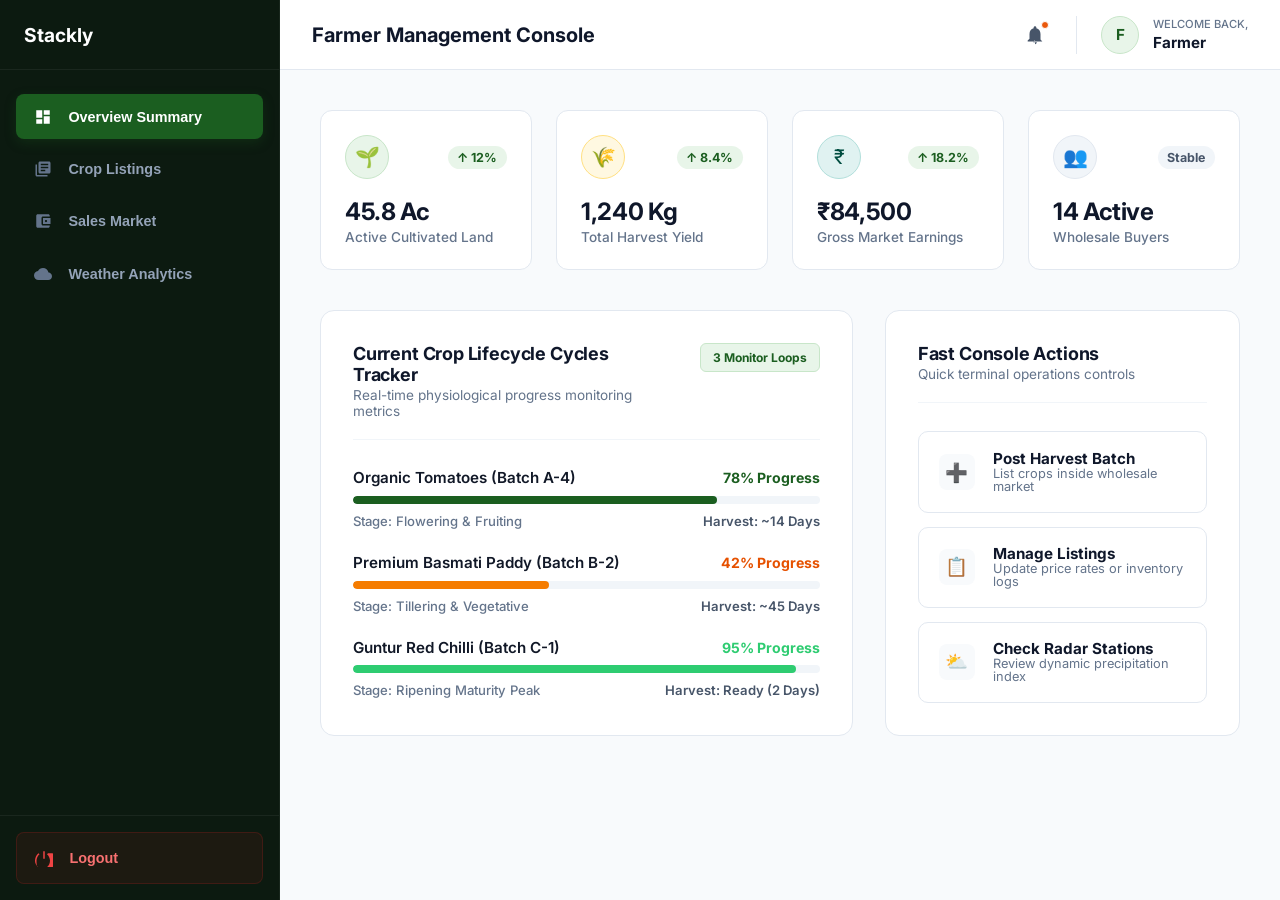
<file: farmer-dashboard.html>
<!DOCTYPE html>
<html lang="en">
<head>
    <meta charset="UTF-8">
    <meta name="viewport" content="width=device-width, initial-scale=1.0">

    <title>Stackly - Farmer Management Console</title>

    <link rel="stylesheet" href="style.css">
</head>

<body>

<div class="dashboard-root-layout">

    <!-- =========================================================
         SIDEBAR
         ========================================================= -->
    <aside
        class="dashboard-sidebar"
        id="dashboard-sidebar-panel"
        aria-label="Dashboard navigation"
    >

        <!-- SIDEBAR BRAND -->
        <div class="sidebar-brand-wrapper">

            <a
                href="javascript:void(0)"
                class="sidebar-brand-link"
                id="sidebar-logo-refresh"
                title="Go to dashboard"
            >
               

                <span class="brand-text-stamp">
                    Stackly
                </span>
            </a>

            <!-- MOBILE CLOSE -->
            <button
                type="button"
                class="mobile-menu-close-action-trigger"
                id="mobile-sidebar-close-btn"
                aria-label="Close navigation menu"
            >
                ✕
            </button>

        </div>


        <!-- SIDEBAR NAVIGATION -->
        <nav class="sidebar-navigation-menu-matrix">

            <!-- OVERVIEW -->
            <button
                type="button"
                class="nav-menu-item-tab-node is-active"
                data-section="section-overview-blueprint"
            >
                <svg
                    class="nav-vector-svg"
                    viewBox="0 0 24 24"
                    aria-hidden="true"
                >
                    <path d="M3 13h8V3H3v10zm0 8h8v-6H3v6zm10 0h8V11h-8v10zm0-18v6h8V3h-8z"/>
                </svg>

                <span class="nav-menu-label-text">
                    Overview Summary
                </span>
            </button>


            <!-- CROPS -->
            <button
                type="button"
                class="nav-menu-item-tab-node"
                data-section="section-crop-listings-catalog"
            >
                <svg
                    class="nav-vector-svg"
                    viewBox="0 0 24 24"
                    aria-hidden="true"
                >
                    <path d="M4 6H2v14c0 1.1.9 2 2 2h14v-2H4V6zm16-4H8c-1.1 0-2 .9-2 2v12c0 1.1.9 2 2 2h12c1.1 0 2-.9 2-2V4c0-1.1-.9-2-2-2zm-1 9H9V9h10v2zm-4 4H9v-2h6v2zm4-8H9V5h10v2z"/>
                </svg>

                <span class="nav-menu-label-text">
                    Crop Listings
                </span>
            </button>


            <!-- SALES -->
            <button
                type="button"
                class="nav-menu-item-tab-node"
                data-section="section-sales-market-ledger"
            >
                <svg
                    class="nav-vector-svg"
                    viewBox="0 0 24 24"
                    aria-hidden="true"
                >
                    <path d="M21 18v1c0 1.1-.9 2-2 2H5c-1.11 0-2-.9-2-2V5c0-1.11.89-2 2-2h14c1.1 0 2 .9 2 2v1h-9c-1.11 0-2 .9-2 2v8c0 1.1.89 2 2 2h9zm-9-2h10V8H12v8zm4-2.5c-.83 0-1.5-.67-1.5-1.5s.67-1.5 1.5-1.5 1.5.67 1.5 1.5-.67 1.5-1.5 1.5z"/>
                </svg>

                <span class="nav-menu-label-text">
                    Sales Market
                </span>
            </button>


            <!-- WEATHER -->
            <button
                type="button"
                class="nav-menu-item-tab-node"
                data-section="section-weather-analytics-matrix"
            >
                <svg
                    class="nav-vector-svg"
                    viewBox="0 0 24 24"
                    aria-hidden="true"
                >
                    <path d="M19.35 10.04C18.67 6.59 15.64 4 12 4 9.11 4 6.6 5.64 5.35 8.04 2.34 8.36 0 10.91 0 14c0 3.31 2.69 6 6 6h13c2.76 0 5-2.24 5-5 0-2.64-2.16-4.78-4.65-4.96z"/>
                </svg>

                <span class="nav-menu-label-text">
                    Weather Analytics
                </span>
            </button>

        </nav>


        <!-- LOGOUT -->
        <div class="sidebar-footer-action-wrapper">

            <button
                type="button"
                class="sidebar-logout-action-btn"
                id="sidebar-logout-trigger-btn"
            >

                <svg
                    class="nav-vector-svg logout-icon-color-override"
                    viewBox="0 0 24 24"
                    aria-hidden="true"
                >
                    <path d="M13 3h-2v10h2V3zm4.41 2.59L16 6.99c2.44 2.14 4 5.25 4 8.71 0 6.07-4.93 11-11 11S2 21.77 2 15.7c0-3.46 1.56-6.57 4-8.71L4.59 5.59C1.77 8.06 0 11.67 0 15.7c0 6.62 7.38 12 14 12s14-5.38 14-12c0-4.03-1.77-7.64-4.59-10.11z"/>
                </svg>

                <span class="nav-menu-label-text">
                    Logout
                </span>

            </button>

        </div>

    </aside>


    <!-- =========================================================
         MOBILE OVERLAY
         ========================================================= -->
    <div
        class="dashboard-mobile-overlay"
        id="dashboard-mobile-overlay"
    ></div>


    <!-- =========================================================
         MAIN AREA
         ========================================================= -->
    <main class="dashboard-main-viewport-frame">

        <!-- =====================================================
             HEADER
             ===================================================== -->
        <header class="dashboard-header-control-board">

            <!-- LEFT HEADER -->
            <div class="header-left-interaction-block">

                <!-- HAMBURGER -->
                <button
                    type="button"
                    class="mobile-hamburger-nav-menu-trigger"
                    id="mobile-hamburger-menu-btn"
                    aria-label="Open navigation menu"
                    aria-expanded="false"
                >
                    <span class="hamburger-vector-wire"></span>
                    <span class="hamburger-vector-wire"></span>
                    <span class="hamburger-vector-wire"></span>
                </button>


                <!-- TITLE -->
                <a
                    href="javascript:void(0)"
                    class="header-brand-refresh-link"
                    id="header-brand-title-refresh"
                >
                    <h1 class="header-brand-heading-text">
                        Farmer Management Console
                    </h1>
                </a>

            </div>


            <!-- RIGHT HEADER -->
            <div class="header-right-meta-identity-panel-group">

             
<button 
    type="button" 
    class="header-bell-notification-center-trigger-btn" 
    aria-label="Notifications"
    onclick="window.location.href='404.html';"
>
    <svg 
        class="header-bell-svg-vector" 
        viewBox="0 0 24 24" 
        aria-hidden="true"
    >
        <path d="M12 22c1.1 0 2-.9 2-2h-4c0-1.1.89-2 2-2zm6-6v-5c0-3.07-1.64-5.64-4.5-6.32V4c0-.83-.67-1.5-1.5-1.5S10.5 3.17 10.5 4v.68C7.63 5.36 6 7.92 6 11v5l-2 2v1h16l-2-2v-5z"/>
    </svg>

    <span class="bell-notification-pulsing-unread-dot"></span>
</button>




                <!-- USER -->
                <div class="header-user-identity-profile-card">

                    <div class="profile-avatar-initials-frame">
                        <span
                            id="profile-avatar-letter-slot"
                            class="profile-initial-char-copy"
                        >
                            F
                        </span>
                    </div>

                    <div class="profile-meta-text-block">

                        <span class="profile-greeting-prefix">
                            Welcome Back,
                        </span>

                        <span
                            id="header-user-first-name-slot"
                            class="profile-username-dynamic-string-copy"
                        >
                            Farmer
                        </span>

                    </div>

                </div>

            </div>

        </header>


        <!-- =====================================================
             MAIN CONTENT
             ===================================================== -->
        <div
            class="dashboard-dynamic-content-canvas-frame-body"
            id="dashboard-dynamic-render-canvas-target"
        >

        <!-- ENHANCED OVERVIEW SUMMARY AREA -->
<section id="section-overview-blueprint" class="dashboard-canvas-modular-section-view active-canvas-view">
    
    <!-- Real-Time Metrics Analytics Ribbon Grid Grid Matrix -->
    <div class="metrics-analytics-ribbon-grid">
        
        <!-- Metric Card 1: Total Cultivated Acreage -->
        <div class="analytics-metric-card-node">
            <div class="metric-visual-header">
                <div class="metric-icon-avatar-badge color-sprout">🌱</div>
                <span class="metric-percentage-trend status-positive">↑ 12%</span>
            </div>
            <div class="metric-numeric-copy-block">
                <span class="metric-value-display-total">45.8 Ac</span>
                <h3 class="metric-label-title-text">Active Cultivated Land</h3>
            </div>
        </div>

        <!-- Metric Card 2: Live Harvest Yield -->
        <div class="analytics-metric-card-node">
            <div class="metric-visual-header">
                <div class="metric-icon-avatar-badge color-harvest">🌾</div>
                <span class="metric-percentage-trend status-positive">↑ 8.4%</span>
            </div>
            <div class="metric-numeric-copy-block">
                <span class="metric-value-display-total">1,240 Kg</span>
                <h3 class="metric-label-title-text">Total Harvest Yield</h3>
            </div>
        </div>

        <!-- Metric Card 3: Gross Market Earnings Ledger -->
        <div class="analytics-metric-card-node">
            <div class="metric-visual-header">
                <div class="metric-icon-avatar-badge color-earnings">₹</div>
                <span class="metric-percentage-trend status-positive">↑ 18.2%</span>
            </div>
            <div class="metric-numeric-copy-block">
                <span class="metric-value-display-total">₹84,500</span>
                <h3 class="metric-label-title-text">Gross Market Earnings</h3>
            </div>
        </div>

        <!-- Metric Card 4: Connected B2B Wholesale Buyers -->
        <div class="analytics-metric-card-node">
            <div class="metric-visual-header">
                <div class="metric-icon-avatar-badge color-buyers">👥</div>
                <span class="metric-percentage-trend status-neutral">Stable</span>
            </div>
            <div class="metric-numeric-copy-block">
                <span class="metric-value-display-total">14 Active</span>
                <h3 class="metric-label-title-text">Wholesale Buyers</h3>
            </div>
        </div>

    </div>

    <!-- Asymmetrical Deep Dive Grid Row Splitting Layout Blocks -->
    <div class="overview-deep-dive-split-matrix-row">
        
        <!-- Left Side Column: Crop Cycle Status Tracking Ledger Board Area -->
        <div class="overview-block-card-panel-node item-large-span">
            <div class="panel-header-row">
                <div class="panel-heading-copy">
                    <h3 class="panel-title-text-heading">Current Crop Lifecycle Cycles Tracker</h3>
                    <p class="panel-subtitle-copy">Real-time physiological progress monitoring metrics</p>
                </div>
                <span class="panel-badge-count">3 Monitor Loops</span>
            </div>
            
            <div class="crop-lifecycle-progress-stack-stream">
                
                <!-- Crop Row Item 1: Organic Tomatoes -->
                <div class="lifecycle-item-row-node">
                    <div class="lifecycle-item-meta-top">
                        <span class="lifecycle-crop-name">Organic Tomatoes (Batch A-4)</span>
                        <span class="lifecycle-percentage-metric-stamp font-sprout">78% Progress</span>
                    </div>
                    <div class="lifecycle-bar-outer-track-rail">
                        <div class="lifecycle-bar-inner-fill-beam color-sprout-bg" style="width: 78%;"></div>
                    </div>
                    <div class="lifecycle-footer-milestones">
                        <span class="milestone-label">Stage: Flowering & Fruiting</span>
                        <span class="milestone-est-date">Harvest: ~14 Days</span>
                    </div>
                </div>

                <!-- Crop Row Item 2: Basmati Paddy Grains -->
                <div class="lifecycle-item-row-node">
                    <div class="lifecycle-item-meta-top">
                        <span class="lifecycle-crop-name">Premium Basmati Paddy (Batch B-2)</span>
                        <span class="lifecycle-percentage-metric-stamp font-harvest">42% Progress</span>
                    </div>
                    <div class="lifecycle-bar-outer-track-rail">
                        <div class="lifecycle-bar-inner-fill-beam color-harvest-bg" style="width: 42%;"></div>
                    </div>
                    <div class="lifecycle-footer-milestones">
                        <span class="milestone-label">Stage: Tillering & Vegetative</span>
                        <span class="milestone-est-date">Harvest: ~45 Days</span>
                    </div>
                </div>

                <!-- Crop Row Item 3: Red Spices Chilli Sprout -->
                <div class="lifecycle-item-row-node">
                    <div class="lifecycle-item-meta-top">
                        <span class="lifecycle-crop-name">Guntur Red Chilli (Batch C-1)</span>
                        <span class="lifecycle-percentage-metric-stamp font-accent">95% Progress</span>
                    </div>
                    <div class="lifecycle-bar-outer-track-rail">
                        <div class="lifecycle-bar-inner-fill-beam color-accent-bg" style="width: 95%;"></div>
                    </div>
                    <div class="lifecycle-footer-milestones">
                        <span class="milestone-label">Stage: Ripening Maturity Peak</span>
                        <span class="milestone-est-date">Harvest: Ready (2 Days)</span>
                    </div>
                </div>

            </div>
        </div>

        <!-- Right Side Column: Fast Actions Shortcut Menu Panel -->
        <div class="overview-block-card-panel-node item-small-span">
            <div class="panel-header-row">
                <div class="panel-heading-copy">
                    <h3 class="panel-title-text-heading">Fast Console Actions</h3>
                    <p class="panel-subtitle-copy">Quick terminal operations controls</p>
                </div>
            </div>
            
            <div class="console-actions-vertical-link-stack-buttons">
                <!-- Action Route 1: Post New Crop Harvest Offering Grid (404 Routed) -->
                <a href="404.html" class="console-action-shortcut-btn-link accent-sprout">
                    <span class="btn-avatar-icon">➕</span>
                    <div class="btn-copy-labels">
                        <span class="btn-heading-line-label">Post Harvest Batch</span>
                        <span class="btn-subheading-line-label">List crops inside wholesale market</span>
                    </div>
                </a>

                <!-- Action Route 2: View Inbound Purchase Slips Invoices Ledger (Switches via Main Script loops dynamically) -->
                <button class="console-action-shortcut-btn-link accent-harvest" onclick="document.querySelector('[data-section=section-crop-listings-catalog]').click();">
                    <span class="btn-avatar-icon">📋</span>
                    <div class="btn-copy-labels">
                        <span class="btn-heading-line-label">Manage Listings</span>
                        <span class="btn-subheading-line-label">Update price rates or inventory logs</span>
                    </div>
                </button>

                <!-- Action Route 3: Weather Forecasting Stations Terminal -->
                <button class="console-action-shortcut-btn-link accent-neutral" onclick="document.querySelector('[data-section=section-weather-analytics-matrix]').click();">
                    <span class="btn-avatar-icon">⛅</span>
                    <div class="btn-copy-labels">
                        <span class="btn-heading-line-label">Check Radar Stations</span>
                        <span class="btn-subheading-line-label">Review dynamic precipitation index</span>
                    </div>
                </button>
            </div>
        </div>

    </div>
</section>

<style>
    /* ==========================================================================
   METRICS ANALYTICS OVERVIEW GRID MODULE SYSTEMS (ZERO HORIZONTAL SCROLL)
   ========================================================================== */
.metrics-analytics-ribbon-grid {
    display: grid;
    /* Aligns 4 symmetrical analytical summary deck cards across the panel row width fluidly */
    grid-template-columns: repeat(4, 1fr);
    gap: 1.5rem;
    width: 100%;
    margin-bottom: 2.5rem;
    box-sizing: border-box;
}

.analytics-metric-card-node {
    background-color: #ffffff;
    border: 1px solid #e2e8f0;
    border-radius: 12px;
    padding: 1.5rem;
    display: flex;
    flex-direction: column;
    gap: 1.25rem;
    box-sizing: border-box;
    transition: transform 0.3s cubic-bezier(0.16, 1, 0.3, 1), border-color 0.3s ease, box-shadow 0.3s ease;
}

/* High Fidelity Interactive Hover Pop and Radiant Emerald Soft Halo Glow Drops Projection Layer Node */
.analytics-metric-card-node:hover {
    border-color: #4caf50;
    transform: translateY(-4px);
    box-shadow: 0 10px 25px -8px rgba(27, 94, 32, 0.04), 
                0 0 18px 1px rgba(76, 175, 80, 0.12);
}

.metric-visual-header {
    display: flex;
    align-items: center;
    justify-content: space-between;
    width: 100%;
}

.metric-icon-avatar-badge {
    width: 44px;
    height: 44px;
    border-radius: 50%;
    display: flex;
    align-items: center;
    justify-content: center;
    font-size: 1.25rem;
    font-weight: normal;
    box-sizing: border-box;
}

/* Local Shaded Color Accents Filled Matrix Sets */
.color-sprout { background-color: #e8f5e9; color: #1b5e20; border: 1px solid #c8e6c9; }
.color-harvest { background-color: #fff8e1; color: #e65100; border: 1px solid #ffe082; }
.color-earnings { background-color: #e0f2f1; color: #004d40; border: 1px solid #b2dfdb; }
.color-buyers { background-color: #f1f5f9; color: #475569; border: 1px solid #e2e8f0; }

.metric-percentage-trend {
    font-family: 'Inter', sans-serif;
    font-size: 0.78rem;
    font-weight: 700;
    padding: 0.25rem 0.6rem;
    border-radius: 20px;
}

.status-positive { background-color: #e8f5e9; color: #1b5e20; }
.status-neutral { background-color: #f1f5f9; color: #475569; }

.metric-numeric-copy-block {
    display: flex;
    flex-direction: column;
    gap: 4px;
}

.metric-value-display-total {
    font-family: 'Inter', sans-serif;
    font-size: 24px;
    font-weight: 700;
    color: #0f172a;
    line-height: 110%;
    letter-spacing: -0.015em;
}

.metric-label-title-text {
    font-family: 'Inter', sans-serif;
    font-size: 0.85rem;
    font-weight: 500;
    color: #64748b;
    margin: 0;
}

/* ==========================================================================
   ASYMMETRICAL PROGRESS REPORT DEEP DIVE ROW SPLIT PANEL MODULES
   ========================================================================== */
.overview-deep-dive-split-matrix-row {
    display: grid;
    /* Aligns large progress timeline tracker beside small shortcut navigation buttons */
    grid-template-columns: 1.2fr 0.8fr;
    gap: 2rem;
    width: 100%;
    box-sizing: border-box;
}

.overview-block-card-panel-node {
    background-color: #ffffff;
    border: 1px solid #e2e8f0;
    border-radius: 14px;
    padding: 2rem;
    display: flex;
    flex-direction: column;
    box-sizing: border-box;
    width: 100%;
    transition: border-color 0.3s ease, box-shadow 0.3s ease;
}

.overview-block-card-panel-node:hover {
    border-color: #cbd5e1;
    box-shadow: 0 10px 25px -10px rgba(0,0,0,0.02);
}

.panel-header-row {
    display: flex;
    align-items: flex-start;
    justify-content: space-between;
    gap: 1.5rem;
    border-bottom: 1px solid #f1f5f9;
    padding-bottom: 1.25rem;
    margin-bottom: 1.75rem;
    width: 100%;
}

.panel-heading-copy {
    display: flex;
    flex-direction: column;
    gap: 2px;
}

.panel-title-text-heading {
    font-family: 'Inter', sans-serif;
    font-size: 18px;
    font-weight: 700;
    color: #0f172a;
    margin: 0;
    letter-spacing: -0.01em;
}

.panel-subtitle-copy {
    font-family: 'Inter', sans-serif;
    font-size: 0.85rem;
    font-weight: 400;
    color: #64748b;
    margin: 0;
}

.panel-badge-count {
    font-family: 'Inter', sans-serif;
    font-size: 0.75rem;
    font-weight: 700;
    color: #1b5e20;
    background-color: #e8f5e9;
    border: 1px solid #c8e6c9;
    padding: 0.35rem 0.75rem;
    border-radius: 6px;
    white-space: nowrap;
}

/* Crop Progress Linear Tracking Beam Rails */
.crop-lifecycle-progress-stack-stream {
    display: flex;
    flex-direction: column;
    gap: 1.5rem;
    width: 100%;
}

.lifecycle-item-row-node {
    display: flex;
    flex-direction: column;
    gap: 0.55rem;
    width: 100%;
}

.lifecycle-item-meta-top {
    display: flex;
    align-items: center;
    justify-content: space-between;
    gap: 1rem;
    width: 100%;
}

.lifecycle-crop-name {
    font-family: 'Inter', sans-serif;
    font-size: 0.95rem;
    font-weight: 600;
    color: #111827;
}

.lifecycle-percentage-metric-stamp {
    font-family: 'Inter', sans-serif;
    font-size: 0.88rem;
    font-weight: 700;
}

.font-sprout { color: #1b5e20; }
.font-harvest { color: #e65100; }
.font-accent { color: #2ecc71; }

.lifecycle-bar-outer-track-rail {
    width: 100%;
    height: 8px;
    background-color: #f1f5f9;
    border-radius: 20px;
    overflow: hidden;
    position: relative;
}

.lifecycle-bar-inner-fill-beam {
    position: absolute;
    top: 0;
    left: 0;
    height: 100%;
    border-radius: 20px;
}

.color-sprout-bg { background-color: #1b5e20; }
.color-harvest-bg { background-color: #f57c00; }
.color-accent-bg { background-color: #2ecc71; }

.lifecycle-footer-milestones {
    display: flex;
    align-items: center;
    justify-content: space-between;
    gap: 1rem;
    width: 100%;
}

.milestone-label {
    font-family: 'Inter', sans-serif;
    font-size: 0.82rem;
    font-weight: 500;
    color: #64748b;
}

.milestone-est-date {
    font-family: 'Inter', sans-serif;
    font-size: 0.82rem;
    font-weight: 600;
    color: #475569;
}

/* Right Side Vertical Control Button Links Stack */
.console-actions-vertical-link-stack-buttons {
    display: flex;
    flex-direction: column;
    gap: 0.85rem;
    width: 100%;
}

.console-action-shortcut-btn-link {
    width: 100%;
    background-color: #ffffff;
    border: 1px solid #e2e8f0;
    border-radius: 10px;
    padding: 1.15rem 1.25rem;
    display: flex;
    align-items: center;
    gap: 1.15rem;
    cursor: pointer;
    outline: none;
    text-decoration: none;
    box-sizing: border-box;
    transition: transform 0.25s cubic-bezier(0.16, 1, 0.3, 1), border-color 0.25s, background-color 0.25s, box-shadow 0.25s;
}

.btn-avatar-icon {
    width: 36px;
    height: 36px;
    border-radius: 8px;
    background-color: #f8fafc;
    display: flex;
    align-items: center;
    justify-content: center;
    font-size: 1.15rem;
    flex-shrink: 0;
    transition: background-color 0.25s, transform 0.3s cubic-bezier(0.175, 0.885, 0.32, 1.25);
}

.btn-copy-labels {
    display: flex;
    flex-direction: column;
    gap: 2px;
    align-items: flex-start;
    text-align: left;
}

.btn-heading-line-label {
    font-family: 'Inter', sans-serif;
    font-size: 0.95rem;
    font-weight: 700;
    color: #0f172a;
    line-height: 100%;
}

.btn-subheading-line-label {
    font-family: 'Inter', sans-serif;
    font-size: 0.8rem;
    font-weight: 400;
    color: #64748b;
    line-height: 100%;
}

/* Hover Accent Color Inversions Profiles Matrix Mapping Loops */
.console-action-shortcut-btn-link:hover {
    transform: translateX(4px);
    box-shadow: 0 4px 15px rgba(0,0,0,0.01);
}

.console-action-shortcut-btn-link.accent-sprout:hover { border-color: #1b5e20; background-color: #f4fbf6; }
.console-action-shortcut-btn-link.accent-sprout:hover .btn-avatar-icon { background-color: #e8f5e9; transform: scale(1.08) rotate(4deg); }
.console-action-shortcut-btn-link.accent-sprout:hover .btn-heading-line-label { color: #1b5e20; }

.console-action-shortcut-btn-link.accent-harvest:hover { border-color: #e65100; background-color: #fffdf5; }
.console-action-shortcut-btn-link.accent-harvest:hover .btn-avatar-icon { background-color: #fff8e1; transform: scale(1.08) rotate(-4deg); }
.console-action-shortcut-btn-link.accent-harvest:hover .btn-heading-line-label { color: #e65100; }

.console-action-shortcut-btn-link.accent-neutral:hover { border-color: #475569; background-color: #f8fafc; }
.console-action-shortcut-btn-link.accent-neutral:hover .btn-avatar-icon { background-color: #e2e8f0; transform: scale(1.08); }
.console-action-shortcut-btn-link.accent-neutral:hover .btn-heading-line-label { color: #475569; }

/* ==========================================================================
   RESPONSIVE DESIGN BREAKPOINTS (MAXIMUM ADAPTABILITY OVERRIDES)
   ========================================================================== */
@media (max-width: 1200px) {
    .metrics-analytics-ribbon-grid {
        grid-template-columns: repeat(2, 1fr); /* Collapses row into pairs block grid arrays on tablets views */
        gap: 1.25rem;
    }
    
    .overview-deep-dive-split-matrix-row {
        grid-template-columns: 1fr; /* Transforms asymmetrical deep split row seamlessly into stack lines lists */
        gap: 1.5rem;
    }
}

@media (max-width: 560px) {
    .metrics-analytics-ribbon-grid {
        grid-template-columns: 1fr; /* Pure linear stream stack mapping row on compact mobile devices screen displays */
        gap: 1rem;
    }
    
    .overview-block-card-panel-node {
        padding: 1.5rem 1.25rem;
    }
    
    .panel-header-row {
        flex-direction: column;
        align-items: flex-start;
        gap: 0.85rem;
    }
}

</style>


            <!-- CROPS -->
          <!-- ENHANCED CROP LISTINGS CATALOG SECTION -->
<section id="section-crop-listings-catalog" class="dashboard-canvas-modular-section-view">
    
    <!-- Inventory Dashboard Ribbon Controls & Filter Strip Area -->
    <div class="catalog-dashboard-controls-strip">
        <div class="search-and-filter-left-block">
            <div class="control-search-input-wrapper">
                <span class="search-avatar-icon">🔍</span>
                <input type="text" id="catalog-crop-search-input" class="catalog-search-box" placeholder="Search crops array (e.g. Tomatoes)...">
            </div>
            <span class="catalog-filter-badge status-organic-badge">All Categories</span>
        </div>
        
        <!-- Post New Crop Action Trigger Button Route (404 Routed) -->
        <a href="404.html" class="catalog-post-new-crop-trigger-btn">
            <span class="btn-submit-icon">➕</span> Add New Crop Batch
        </a>
    </div>

    <!-- Active Harvest Product Listings Grid Row Matrix Array -->
    <div class="catalog-products-cards-matrix-grid" id="stagger-catalog-grid-row">
        
        <!-- Crop Listing Card 1: Organic Tomatoes -->
        <article class="catalog-item-card-node" data-crop-name="tomatoes">
            <div class="catalog-media-frame">
                <img src="./assests/agriculture land.webp" alt="Fresh ripe organic red tomatoes cluster on green vine stock" class="catalog-thumbnail-img">
                <span class="catalog-ribbon-badge-label bg-organic-fill">Active Harvest</span>
            </div>
            <div class="catalog-details-content-block">
                <div class="catalog-meta-row-top">
                    <span class="catalog-category-tag">Vegetables</span>
                    <div class="fractional-star-rating-wrapper">
                        <span class="star-glyph filled">★</span>
                        <span class="score-numerical-text">4.8</span>
                    </div>
                </div>
                <h3 class="catalog-title-text-heading">Organic Tomatoes (Batch A-4)</h3>
                
                <!-- Stock Weights Indicators Matrix -->
                <div class="catalog-stock-metrics-bar">
                    <div class="metric-pill">
                        <span class="metric-label">AVAILABLE STOCK:</span>
                        <span class="metric-value font-high-contrast">450 Kg</span>
                    </div>
                    <div class="metric-pill">
                        <span class="metric-label">MIN ORDER CAP:</span>
                        <span class="metric-value">25 Kg</span>
                    </div>
                </div>

                <!-- Price Value Matrix Layers -->
                <div class="catalog-pricing-row-matrix">
                    <div class="price-value-combo">
                        <span class="wholesale-tag-label">WHOLESALE RATE:</span>
                        <span class="current-price-tag">₹40 <small>/ Kg</small></span>
                    </div>
                    <span class="original-strike-price-tag">₹60 / Kg</span>
                </div>

                <!-- Functional Secondary Interface Control Button Links Group -->
                <div class="catalog-card-actions-layout-row">
                    <a href="404.html" class="catalog-secondary-action-btn edit-action-link">✏️ Edit Inventory</a>
                    <a href="404.html" class="catalog-secondary-action-btn delete-action-link">🗑️ Remove</a>
                </div>
            </div>
        </article>

        <!-- Crop Listing Card 2: Basmati Paddy Grains -->
        <article class="catalog-item-card-node" data-crop-name="basmati rice">
            <div class="catalog-media-frame">
                <img src="./assests/seed.webp" alt="Premium raw long grain white basmati rice stacked inside organic burlap sacks" class="catalog-thumbnail-img">
                <span class="catalog-ribbon-badge-label bg-popular-fill">Active Harvest</span>
            </div>
            <div class="catalog-details-content-block">
                <div class="catalog-meta-row-top">
                    <span class="catalog-category-tag">Grains & Cereals</span>
                    <div class="fractional-star-rating-wrapper">
                        <span class="star-glyph filled">★</span>
                        <span class="score-numerical-text">4.6</span>
                    </div>
                </div>
                <h3 class="catalog-title-text-heading">Premium Basmati Paddy (Batch B-2)</h3>
                
                <div class="catalog-stock-metrics-bar">
                    <div class="metric-pill">
                        <span class="metric-label">AVAILABLE STOCK:</span>
                        <span class="metric-value font-high-contrast">1,800 Kg</span>
                    </div>
                    <div class="metric-pill">
                        <span class="metric-label">MIN ORDER CAP:</span>
                        <span class="metric-value">100 Kg</span>
                    </div>
                </div>

                <div class="catalog-pricing-row-matrix">
                    <div class="price-value-combo">
                        <span class="wholesale-tag-label">WHOLESALE RATE:</span>
                        <span class="current-price-tag">₹120 <small>/ Kg</small></span>
                    </div>
                    <span class="original-strike-price-tag">₹150 / Kg</span>
                </div>

                <div class="catalog-card-actions-layout-row">
                    <a href="404.html" class="catalog-secondary-action-btn edit-action-link">✏️ Edit Inventory</a>
                    <a href="404.html" class="catalog-secondary-action-btn delete-action-link">🗑️ Remove</a>
                </div>
            </div>
        </article>

        <!-- Crop Listing Card 3: Guntur Red Chilli -->
        <article class="catalog-item-card-node" data-crop-name="red chilli">
            <div class="catalog-media-frame">
                <img src="./assests/Irrigation.webp" alt="Authentic hot dry red chillies stacked inside an organic rustic wooden bowl background" class="catalog-thumbnail-img">
                <span class="catalog-ribbon-badge-label bg-best-seller-fill">Active Harvest</span>
            </div>
            <div class="catalog-details-content-block">
                <div class="catalog-meta-row-top">
                    <span class="catalog-category-tag">Spices & Herbs</span>
                    <div class="fractional-star-rating-wrapper">
                        <span class="star-glyph filled">★</span>
                        <span class="score-numerical-text">4.7</span>
                    </div>
                </div>
                <h3 class="catalog-title-text-heading">Guntur Red Chilli (Batch C-1)</h3>
                
                <div class="catalog-stock-metrics-bar">
                    <div class="metric-pill">
                        <span class="metric-label">AVAILABLE STOCK:</span>
                        <span class="metric-value font-high-contrast">320 Kg</span>
                    </div>
                    <div class="metric-pill">
                        <span class="metric-label">MIN ORDER CAP:</span>
                        <span class="metric-value">10 Kg</span>
                    </div>
                </div>

                <div class="catalog-pricing-row-matrix">
                    <div class="price-value-combo">
                        <span class="wholesale-tag-label">WHOLESALE RATE:</span>
                        <span class="current-price-tag">₹100 <small>/ Kg</small></span>
                    </div>
                    <span class="original-strike-price-tag">₹130 / Kg</span>
                </div>

                <div class="catalog-card-actions-layout-row">
                    <a href="404.html" class="catalog-secondary-action-btn edit-action-link">✏️ Edit Inventory</a>
                    <a href="404.html" class="catalog-secondary-action-btn delete-action-link">🗑️ Remove</a>
                </div>
            </div>
        </article>

    </div>
</section>

<style>
    /* ==========================================================================
   CROP LISTINGS CATALOG DASHBOARD CONTROLS STRIP VIEW
   ========================================================================== */
.catalog-dashboard-controls-strip {
    display: flex;
    align-items: center;
    justify-content: space-between;
    gap: 1.5rem;
    background-color: #ffffff;
    border: 1px solid #e2e8f0;
    border-radius: 12px;
    padding: 1rem 1.5rem;
    margin-bottom: 2rem;
    box-sizing: border-box;
    width: 100%;
}

.search-and-filter-left-block {
    display: flex;
    align-items: center;
    gap: 1.25rem;
    flex: 1;
}

.control-search-input-wrapper {
    position: relative;
    max-width: 400px;
    width: 100%;
    display: flex;
    align-items: center;
}

.search-avatar-icon {
    position: absolute;
    left: 1rem;
    font-size: 0.95rem;
    color: #94a3b8;
    pointer-events: none;
}

.catalog-search-box {
    width: 100%;
    background-color: #f8fafc;
    border: 1px solid #cbd5e1;
    border-radius: 8px;
    padding: 0.65rem 1rem 0.65rem 2.5rem;
    font-family: 'Inter', sans-serif;
    font-size: 0.9rem;
    font-weight: 400;
    color: #0f172a;
    box-sizing: border-box;
    transition: border-color 0.25s, background-color 0.25s, box-shadow 0.25s;
}

.catalog-search-box:focus {
    background-color: #ffffff;
    border-color: #1b5e20;
    outline: none;
    box-shadow: 0 0 0 3px rgba(27, 94, 32, 0.1);
}

.catalog-filter-badge {
    font-family: 'Inter', sans-serif;
    font-size: 0.8rem;
    font-weight: 600;
    padding: 0.5rem 1rem;
    border-radius: 6px;
    white-space: nowrap;
    user-select: none;
}

.status-organic-badge {
    background-color: #f1f5f9;
    border: 1px solid #e2e8f0;
    color: #475569;
}

/* Primary Form Action Trigger Add Button Block */
.catalog-post-new-crop-trigger-btn {
    background-color: #1b5e20;
    color: #ffffff;
    text-decoration: none;
    font-family: 'Inter', sans-serif;
    font-weight: 700;
    font-size: 0.88rem;
    padding: 0.65rem 1.25rem;
    border-radius: 8px;
    white-space: nowrap;
    box-sizing: border-box;
    box-shadow: 0 2px 6px rgba(27, 94, 32, 0.12);
    display: inline-flex;
    align-items: center;
    gap: 0.5rem;
    transition: background-color 0.25s, box-shadow 0.25s, transform 0.2s;
}

.catalog-post-new-crop-trigger-btn:hover {
    background-color: #2e7d32;
    box-shadow: 0 6px 16px -2px rgba(27, 94, 32, 0.25);
}

.catalog-post-new-crop-trigger-btn:active { transform: scale(0.98); }

/* ==========================================================================
   3-COLUMN INVENTORY CARDS GRID MATRIX (WITH ENGAGED HOVER GLOWS)
   ========================================================================== */
.catalog-products-cards-matrix-grid {
    display: grid;
    grid-template-columns: repeat(3, 1fr);
    gap: 1.5rem;
    width: 100%;
    box-sizing: border-box;
}

.catalog-item-card-node {
    background-color: #ffffff;
    border: 1px solid #e2e8f0;
    border-radius: 12px;
    overflow: hidden;
    display: flex;
    flex-direction: column;
    box-sizing: border-box;
    width: 100%;
    transition: opacity 0.6s cubic-bezier(0.16, 1, 0.3, 1), 
                transform 0.6s cubic-bezier(0.16, 1, 0.3, 1),
                border-color 0.3s ease,
                box-shadow 0.3s ease;
}

/* High Fidelity Interactive Hover Pop and Radiant Emerald Soft Halo Glow Overlay */
.catalog-item-card-node:hover {
    border-color: #4caf50;
    transform: translateY(-5px);
    box-shadow: 0 12px 30px -5px rgba(27, 94, 32, 0.04), 
                0 0 22px 2px rgba(76, 175, 80, 0.18);
}

.catalog-media-frame {
    position: relative;
    width: 100%;
    height: 200px;
    overflow: hidden;
    background-color: #f8fafc;
}

.catalog-thumbnail-img {
    width: 100%;
    height: 100%;
    object-fit: cover;
    display: block;
    transition: transform 0.5s cubic-bezier(0.16, 1, 0.3, 1);
}

.catalog-item-card-node:hover .catalog-thumbnail-img {
    transform: scale(1.035);
}

/* Status Overlay Ribbon Label Badges */
.catalog-ribbon-badge-label {
    position: absolute;
    top: 0.85rem;
    left: 0.85rem;
    padding: 0.4rem 0.85rem;
    font-family: 'Inter', sans-serif;
    font-weight: 600;
    font-size: 0.78rem;
    color: #ffffff;
    border-radius: 6px;
    z-index: 5;
    box-shadow: 0 2px 6px rgba(0,0,0,0.1);
}

.bg-organic-fill { background-color: #1b5e20; }
.bg-popular-fill { background-color: #004d40; }
.bg-best-seller-fill { background-color: #3e2723; }

/* Details Inside Info Box block */
.catalog-details-content-block {
    padding: 1.25rem;
    display: flex;
    flex-direction: column;
    flex: 1;
}

.catalog-meta-row-top {
    display: flex;
    align-items: center;
    justify-content: space-between;
    gap: 1rem;
    margin-bottom: 0.6rem;
}

.catalog-category-tag {
    font-family: 'Inter', sans-serif;
    font-size: 0.78rem;
    font-weight: 600;
    color: #64748b;
    text-transform: uppercase;
}

.fractional-star-rating-wrapper {
    display: flex;
    align-items: center;
    gap: 3px;
}

.star-glyph { font-size: 1rem; color: #fbbf24; line-height: 1; }
.score-numerical-text { font-family: 'Inter', sans-serif; font-weight: 600; font-size: 0.85rem; color: #1e293b; }

.catalog-title-text-heading {
    font-family: 'Inter', sans-serif;
    font-size: 18px;
    font-weight: 700;
    color: #0f172a;
    line-height: 120%;
    margin: 0 0 1.15rem 0;
    min-height: 44px; /* Standardizes cell tracking layers uniform baseline heights */
}

/* Metric Pill Sub-containers Matrix Bar */
.catalog-stock-metrics-bar {
    display: flex;
    flex-direction: column;
    gap: 0.5rem;
    background-color: #f8fafc;
    border-radius: 8px;
    padding: 0.75rem 1rem;
    margin-bottom: 1.25rem;
    border: 1px solid #f1f5f9;
}

.metric-pill {
    display: flex;
    align-items: center;
    justify-content: space-between;
    gap: 1rem;
    width: 100%;
}

.metric-label { font-family: 'Inter', sans-serif; font-size: 0.7rem; font-weight: 700; color: #64748b; letter-spacing: 0.02em; }
.metric-value { font-family: 'Inter', sans-serif; font-size: 0.85rem; font-weight: 600; color: #475569; }
.font-high-contrast { color: #1b5e20 !important; font-weight: 700 !important; }

/* Pricing Layers Layout Matrices rows */
.catalog-pricing-row-matrix {
    display: flex;
    align-items: flex-end;
    justify-content: space-between;
    gap: 1rem;
    margin-top: auto; /* Secure baseline alignment */
    border-top: 1px dashed #e2e8f0;
    padding-top: 1rem;
    margin-bottom: 1.25rem;
}

.price-value-combo {
    display: flex;
    flex-direction: column;
    gap: 2px;
}

.wholesale-tag-label { font-family: 'Inter', sans-serif; font-size: 0.68rem; font-weight: 700; color: #94a3b8; }
.current-price-tag { font-family: 'Inter', sans-serif; font-size: 1.25rem; font-weight: 700; color: #0f172a; line-height: 100%; }
.current-price-tag small { font-size: 0.85rem; color: #64748b; font-weight: 400; }
.original-strike-price-tag { font-family: 'Inter', sans-serif; font-size: 0.85rem; color: #94a3b8; text-decoration: line-through; }

/* Secondary Actions Control Button Bars */
.catalog-card-actions-layout-row {
    display: grid;
    grid-template-columns: 1.2fr 0.8fr;
    gap: 0.65rem;
    width: 100%;
}

.catalog-secondary-action-btn {
    text-decoration: none;
    font-family: 'Inter', sans-serif;
    font-weight: 600;
    font-size: 0.82rem;
    text-align: center;
    padding: 0.55rem 0.75rem;
    border-radius: 6px;
    box-sizing: border-box;
    transition: background-color 0.2s, border-color 0.2s, color 0.2s;
}

.edit-action-link {
    background-color: #ffffff;
    border: 1px solid #cbd5e1;
    color: #334155;
}

.edit-action-link:hover {
    border-color: #1b5e20;
    color: #1b5e20;
    background-color: #f4fbf6;
}

.delete-action-link {
    background-color: #fff5f5;
    border: 1px solid #fecdd3;
    color: #c53030;
}

.delete-action-link:hover {
    background-color: #e53e3e;
    border-color: #e53e3e;
    color: #ffffff;
}

/* ==========================================================================
   RESPONSIVE DESIGN BREAKPOINTS (MAXIMUM ADAPTABILITY OVERRIDES)
   ========================================================================== */
@media (max-width: 1200px) {
    .catalog-products-cards-matrix-grid {
        grid-template-columns: repeat(2, 1fr);
        gap: 1.25rem;
    }
}

@media (max-width: 820px) {
    .catalog-dashboard-controls-strip {
        flex-direction: column;
        align-items: stretch;
        padding: 1.25rem;
    }
    
    .control-search-input-wrapper {
        max-width: 100%;
    }
    
    .catalog-post-new-crop-trigger-btn {
        justify-content: center;
    }
}

@media (max-width: 560px) {
    .catalog-products-cards-matrix-grid {
        grid-template-columns: 1fr;
        gap: 1.25rem;
    }
    
    .catalog-title-text-heading { min-height: auto; }
}

</style>

<script>
    // ==========================================================================
// CROP CATALOG LIVE TEXT FILTER FILTERING INTERACTION MODULE
// ==========================================================================
const catalogSearchBoxInput = document.getElementById("catalog-crop-search-input");
const catalogProductCardItemNodes = document.querySelectorAll(".catalog-item-card-node");

if (catalogSearchBoxInput) {
    catalogSearchBoxInput.addEventListener("keyup", (event) => {
        const cleanQueryFilterText = event.target.value.toLowerCase().trim();
        
        catalogProductCardItemNodes.forEach(cardNode => {
            const indexCropNameToken = cardNode.getAttribute("data-crop-name") || "";
            
            // Toggle element display properties variables states smoothly based on index matches
            if (indexCropNameToken.includes(cleanQueryFilterText)) {
                cardNode.style.display = "flex";
            } else {
                cardNode.style.display = "none";
            }
        });
    });
}

</script>


            <!-- SALES -->
            <!-- ENHANCED SALES MARKET LEDGER SECTION -->
<section id="section-sales-market-ledger" class="dashboard-canvas-modular-section-view">
    
    <!-- Ledger Mini Summary Overview Stats Tiles Row -->
    <div class="ledger-stats-ribbon-row">
        <div class="ledger-mini-stat-card">
            <span class="mini-stat-label">TOTAL ACCOUNT REVENUE</span>
            <span class="mini-stat-value text-green">₹1,84,500</span>
        </div>
        <div class="ledger-mini-stat-card">
            <span class="mini-stat-label">COMPLETED PAYMENTS</span>
            <span class="mini-stat-value">28 Orders</span>
        </div>
        <div class="ledger-mini-stat-card">
            <span class="mini-stat-label">PENDING ESCROW ESCROW</span>
            <span class="mini-stat-value text-orange">₹14,200</span>
        </div>
    </div>

    <!-- Responsive Tabular Ledger Framework Card Board Base -->
    <div class="ledger-table-card-board-container">
        <div class="ledger-table-header-control-strip">
            <div class="ledger-title-block">
                <h3 class="ledger-panel-title">Direct Wholesale Transaction History</h3>
                <p class="ledger-panel-subtitle">Verified blockchain ledger transactions & payout receipts</p>
            </div>
            <!-- Export CSV Matrix Shortcut Button (404 Routed) -->
            <a href="404.html" class="ledger-export-csv-action-btn">
                <span>📥</span> Export Ledger CSV
            </a>
        </div>

        <!-- Fully Scalable Fluid Responsive Matrix Table Layout Wrapper -->
        <div class="ledger-responsive-overflow-table-wrapper">
            <table class="ledger-native-grid-table">
                <thead>
                    <tr>
                        <th>TRANSACTION ID / DATE</th>
                        <th>WHOLESALE BUYER ACCOUNT</th>
                        <th>CROP BATCH DESCRIPTION</th>
                        <th>TOTAL VOLUME</th>
                        <th>NET REVENUE</th>
                        <th>ESCROW TRANSIT STATUS</th>
                    </tr>
                </thead>
                <tbody>
                    
                    <!-- Row Item 1: Tomatoes Batch -->
                    <tr>
                        <td>
                            <div class="ledger-cell-composite-id">
                                <span class="primary-id-text font-monospaced">#TXN-2026-8942</span>
                                <span class="secondary-sub-text">Sept 28, 2026 • 11:24 AM</span>
                            </div>
                        </td>
                        <td>
                            <div class="ledger-cell-composite-buyer">
                                <span class="primary-buyer-title">FreshMart Logistics Ltd</span>
                                <span class="secondary-sub-text">ID: BYR-7049-TN</span>
                            </div>
                        </td>
                        <td><span class="catalog-inline-category-badge-pill category-veggie">Organic Tomatoes</span></td>
                        <td><span class="weight-bold-value-copy">350 Kg</span></td>
                        <td><span class="revenue-bold-value-copy">₹14,000</span></td>
                        <td><span class="status-pill-token status-cleared">Settled Successfully</span></td>
                    </tr>

                    <!-- Row Item 2: Rice Paddy Batch -->
                    <tr>
                        <td>
                            <div class="ledger-cell-composite-id">
                                <span class="primary-id-text font-monospaced">#TXN-2026-8711</span>
                                <span class="secondary-sub-text">Sept 24, 2026 • 03:45 PM</span>
                            </div>
                        </td>
                        <td>
                            <div class="ledger-cell-composite-buyer">
                                <span class="primary-buyer-title">Reliance Retail Supply</span>
                                <span class="secondary-sub-text">ID: BYR-1102-MH</span>
                            </div>
                        </td>
                        <td><span class="catalog-inline-category-badge-pill category-grain">Premium Basmati Paddy</span></td>
                        <td><span class="weight-bold-value-copy">1,200 Kg</span></td>
                        <td><span class="revenue-bold-value-copy">₹1,44,000</span></td>
                        <td><span class="status-pill-token status-cleared">Settled Successfully</span></td>
                    </tr>

                    <!-- Row Item 3: Escrow Pending Batch -->
                    <tr>
                        <td>
                            <div class="ledger-cell-composite-id">
                                <span class="primary-id-text font-monospaced">#TXN-2026-8650</span>
                                <span class="secondary-sub-text">Sept 29, 2026 • 09:15 AM</span>
                            </div>
                        </td>
                        <td>
                            <div class="ledger-cell-composite-buyer">
                                <span class="primary-buyer-title">Salem Agro Exporters</span>
                                <span class="secondary-sub-text">ID: BYR-4890-TN</span>
                            </div>
                        </td>
                        <td><span class="catalog-inline-category-badge-pill category-spice">Guntur Red Chilli</span></td>
                        <td><span class="weight-bold-value-copy">100 Kg</span></td>
                        <td><span class="revenue-bold-value-copy">₹10,000</span></td>
                        <td><span class="status-pill-token status-pending">In Escrow Transit</span></td>
                    </tr>

                </tbody>
            </table>
        </div>
    </div>
</section>

<style>
    /* ==========================================================================
   SALES LEDGER BLOCK REVENUE OVERVIEW MINI STAT TILES
   ========================================================================== */
.ledger-stats-ribbon-row {
    display: grid;
    grid-template-columns: repeat(3, 1fr);
    gap: 1.5rem;
    width: 100%;
    margin-bottom: 2rem;
    box-sizing: border-box;
}

.ledger-mini-stat-card {
    background-color: #ffffff;
    border: 1px solid #e2e8f0;
    border-radius: 10px;
    padding: 1.25rem 1.5rem;
    display: flex;
    flex-direction: column;
    gap: 0.5rem;
    box-sizing: border-box;
    transition: border-color 0.25s, box-shadow 0.25s;
}

.ledger-mini-stat-card:hover {
    border-color: #4caf50;
    box-shadow: 0 4px 15px rgba(0,0,0,0.02);
}

.mini-stat-label {
    font-family: 'Inter', sans-serif;
    font-size: 0.72rem;
    font-weight: 700;
    color: #64748b;
    letter-spacing: 0.04em;
}

.mini-stat-value {
    font-family: 'Inter', sans-serif;
    font-size: 20px;
    font-weight: 700;
    color: #0f172a;
    line-height: 100%;
}

.text-green { color: #1b5e20 !important; }
.text-orange { color: #d97706 !important; }

/* ==========================================================================
   HIGH FIDELITY RESPONSIVE DATA TABLE CONSTRUCTIONS ARCHITECTURE
   ========================================================================== */
.ledger-table-card-board-container {
    background-color: #ffffff;
    border: 1px solid #e2e8f0;
    border-radius: 14px;
    padding: 2rem;
    box-sizing: border-box;
    width: 100%;
}

.ledger-table-header-control-strip {
    display: flex;
    align-items: center;
    justify-content: space-between;
    gap: 1.5rem;
    border-bottom: 1px dashed #e2e8f0;
    padding-bottom: 1.5rem;
    margin-bottom: 1.5rem;
    width: 100%;
}

.ledger-title-block {
    display: flex;
    flex-direction: column;
    gap: 4px;
}

.ledger-panel-title {
    font-family: 'Inter', sans-serif;
    font-size: 18px;
    font-weight: 700;
    color: #0f172a;
    margin: 0;
    letter-spacing: -0.015em;
}

.ledger-panel-subtitle {
    font-family: 'Inter', sans-serif;
    font-size: 0.85rem;
    font-weight: 400;
    color: #64748b;
    margin: 0;
}

.ledger-export-csv-action-btn {
    background-color: #ffffff;
    border: 1px solid #cbd5e1;
    color: #334155;
    text-decoration: none;
    font-family: 'Inter', sans-serif;
    font-weight: 600;
    font-size: 0.82rem;
    padding: 0.6rem 1.15rem;
    border-radius: 6px;
    box-shadow: 0 2px 4px rgba(0,0,0,0.02);
    white-space: nowrap;
    transition: background-color 0.2s, border-color 0.2s, color 0.2s;
}

.ledger-export-csv-action-btn:hover {
    border-color: #1b5e20;
    color: #1b5e20;
    background-color: #f4fbf6;
}

/* Fluid Horizontal Sub-viewport Grid Shell Wrapper Elements */
.ledger-responsive-overflow-table-wrapper {
    width: 100%;
    overflow-x: auto; /* Handles desktop scroll isolation cleanly preventing main parent wrapper line clips leaks */
    -webkit-overflow-scrolling: touch;
    box-sizing: border-box;
}

.ledger-native-grid-table {
    width: 100%;
    border-collapse: collapse;
    text-align: left;
    box-sizing: border-box;
}

.ledger-native-grid-table th {
    background-color: #f8fafc;
    color: #475569;
    font-family: 'Inter', sans-serif;
    font-size: 0.75rem;
    font-weight: 700;
    padding: 0.85rem 1.25rem;
    letter-spacing: 0.03em;
    text-transform: uppercase;
    border-bottom: 1px solid #e2e8f0;
}

.ledger-native-grid-table td {
    padding: 1.15rem 1.25rem;
    border-bottom: 1px solid #f1f5f9;
    color: #0f172a;
    font-size: 0.92rem;
    vertical-align: middle;
    white-space: nowrap; /* Insulates internal fields rows elements context from unorderly responsive breaking cuts wrappers */
}

.ledger-native-grid-table tr:last-child td {
    border-bottom: none; /* Strips bottom clip lines rail boundary on final node entry rows */
}

/* Inside Context Cells Compound Nodes Elements Layout */
.ledger-cell-composite-id, .ledger-cell-composite-buyer {
    display: flex;
    flex-direction: column;
    gap: 4px;
}

.primary-id-text, .primary-buyer-title {
    font-family: 'Inter', sans-serif;
    font-weight: 700;
    color: #0f172a;
}

.font-monospaced {
    font-family: monospace !important;
    font-size: 0.95rem;
    letter-spacing: -0.02em;
    color: #334155;
}

.secondary-sub-text {
    font-family: 'Inter', sans-serif;
    font-size: 0.78rem;
    font-weight: 400;
    color: #64748b;
}

.catalog-inline-category-badge-pill {
    font-family: 'Inter', sans-serif;
    font-size: 0.8rem;
    font-weight: 600;
    padding: 0.35rem 0.85rem;
    border-radius: 4px;
}

.category-veggie { background-color: #e8f5e9; color: #1b5e20; }
.category-grain { background-color: #fff8e1; color: #b78103; }
.category-spice { background-color: #fff5f5; color: #c53030; }

.weight-bold-value-copy, .revenue-bold-value-copy {
    font-family: 'Inter', sans-serif;
    font-weight: 700;
}

.revenue-bold-value-copy { color: #111827; }

/* Status Matrix Token Elements */
.status-pill-token {
    font-family: 'Inter', sans-serif;
    font-size: 0.8rem;
    font-weight: 700;
    padding: 0.4rem 0.85rem;
    border-radius: 20px;
    display: inline-flex;
    align-items: center;
    gap: 6px;
}

.status-cleared { background-color: #e8f5e9; color: #1b5e20; }
.status-pending { background-color: #fff7ed; color: #c2410c; }

.status-cleared::before { content: "●"; font-size: 0.65rem; color: #2ecc71; }
.status-pending::before { content: "●"; font-size: 0.65rem; color: #f59e0b; }

/* ==========================================================================
   RESPONSIVE DESIGN BREAKPOINTS (MAXIMUM ADAPTABILITY OVERRIDES)
   ========================================================================== */
@media (max-width: 1024px) {
    .ledger-stats-ribbon-row {
        grid-template-columns: 1fr; /* Stacks revenue stats cards vertically into a single row column */
        gap: 1rem;
    }
}

@media (max-width: 768px) {
    .ledger-table-card-board-container {
        padding: 1.5rem 1.25rem;
    }
    
    .ledger-table-header-control-strip {
        flex-direction: column;
        align-items: stretch;
        gap: 1rem;
    }
    
    .ledger-export-csv-action-btn {
        justify-content: center;
        display: flex;
    }
}

</style>

            <!-- WEATHER -->
            <!-- ENHANCED WEATHER ANALYTICS MATRIX SECTION -->
<section id="section-weather-analytics-matrix" class="dashboard-canvas-modular-section-view">
    
    <!-- Microclimate Telemetry Ribbon Grid -->
    <div class="weather-telemetry-ribbon-grid">
        
        <!-- Condition 1: Temperature Index -->
        <div class="weather-telemetry-card-node">
            <div class="weather-visual-header">
                <div class="weather-icon-badge color-temp">🌡️</div>
                <span class="weather-status-tag status-alert-normal">Optimal</span>
            </div>
            <div class="weather-numeric-copy-block">
                <span class="weather-value-display">29°C</span>
                <h3 class="weather-label-title">Ambient Field Temperature</h3>
            </div>
        </div>

        <!-- Condition 2: Soil Moisture Index -->
        <div class="weather-telemetry-card-node">
            <div class="weather-visual-header">
                <div class="weather-icon-badge color-moisture">💧</div>
                <span class="weather-status-tag status-alert-normal">62% Index</span>
            </div>
            <div class="weather-numeric-copy-block">
                <span class="weather-value-display">Adequate</span>
                <h3 class="weather-label-title">Root-Zone Soil Moisture</h3>
            </div>
        </div>

        <!-- Condition 3: Precipitation Index Radar -->
        <div class="weather-telemetry-card-node">
            <div class="weather-visual-header">
                <div class="weather-icon-badge color-rain">🌧️</div>
                <span class="weather-status-tag status-alert-warning">Risk: 15%</span>
            </div>
            <div class="weather-numeric-copy-block">
                <span class="weather-value-display">0.0 mm</span>
                <h3 class="weather-label-title">Precipitation Index Accumulation</h3>
            </div>
        </div>

        <!-- Condition 4: Wind Velocity & Direction -->
        <div class="weather-telemetry-card-node">
            <div class="weather-visual-header">
                <div class="weather-icon-badge color-wind">💨</div>
                <span class="weather-status-tag status-alert-normal">NE Direction</span>
            </div>
            <div class="weather-numeric-copy-block">
                <span class="weather-value-display">14 Km/h</span>
                <h3 class="weather-label-title">Surface Wind Velocity</h3>
            </div>
        </div>

    </div>

    <!-- Asymmetrical Weather Depth Grid Row Splitting Layout Blocks -->
    <div class="weather-deep-dive-split-matrix-row">
        
        <!-- Left Side Column: 5-Day Agricultural Forecasting Advisory Board -->
        <div class="weather-block-card-panel-node weather-large-span">
            <div class="weather-panel-header-row">
                <div class="weather-panel-heading-copy">
                    <h3 class="weather-panel-title-text">5-Day Agricultural Smart Forecast</h3>
                    <p class="weather-panel-subtitle">Proactive crop protection adjustments advisory schedule</p>
                </div>
                <span class="weather-panel-badge-station">Station: Salem-North</span>
            </div>
            
            <div class="weather-forecast-timeline-list-stack">
                
                <!-- Day 1 Profile -->
                <div class="forecast-timeline-row-node">
                    <span class="forecast-day-label">Today (Wed)</span>
                    <div class="forecast-visual-summary-box">
                        <span class="forecast-visual-emoji">☀️</span>
                        <span class="forecast-visual-text">Clear Sunny Skies</span>
                    </div>
                    <span class="forecast-temp-range-pills">32°C / 23°C</span>
                    <div class="forecast-advisory-block-text">
                        <span class="advisory-badge badge-irrigation">Irrigation Advised</span>
                        <p class="advisory-copy">Perfect window for open wholesale crop harvesting and fertilizer spraying loops [1].</p>
                    </div>
                </div>

                <!-- Day 2 Profile -->
                <div class="forecast-timeline-row-node">
                    <span class="forecast-day-label">Thu (Oct 01)</span>
                    <div class="forecast-visual-summary-box">
                        <span class="forecast-visual-emoji">⛅</span>
                        <span class="forecast-visual-text">Partly Cloudy Fields</span>
                    </div>
                    <span class="forecast-temp-range-pills">31°C / 22°C</span>
                    <div class="forecast-advisory-block-text">
                        <span class="advisory-badge badge-normal">Normal Operations</span>
                        <p class="advisory-copy">Soil evaporation rates remain stable. Continue routine lifecycle track milestones.</p>
                    </div>
                </div>

                <!-- Day 3 Profile -->
                <div class="forecast-timeline-row-node">
                    <span class="forecast-day-label">Fri (Oct 02)</span>
                    <div class="forecast-visual-summary-box">
                        <span class="forecast-visual-emoji">☁️</span>
                        <span class="forecast-visual-text">Overcast Maturity Peak</span>
                    </div>
                    <span class="forecast-temp-range-pills">29°C / 21°C</span>
                    <div class="forecast-advisory-block-text">
                        <span class="advisory-badge badge-normal">Normal Operations</span>
                        <p class="advisory-copy">Reduced solar exposure. Monitor batch moisture retention ratios carefully.</p>
                    </div>
                </div>

                <!-- Day 4 Profile -->
                <div class="forecast-timeline-row-node">
                    <span class="forecast-day-label">Sat (Oct 03)</span>
                    <div class="forecast-visual-summary-box">
                        <span class="forecast-visual-emoji">🌦️</span>
                        <span class="forecast-visual-text">Isolated Light Showers</span>
                    </div>
                    <span class="forecast-temp-range-pills">28°C / 20°C</span>
                    <div class="forecast-advisory-block-text">
                        <span class="advisory-badge badge-caution">Hold Spraying</span>
                        <p class="advisory-copy">Postpone open pesticide spray protection formula treatments to shield runoffs.</p>
                    </div>
                </div>

            </div>
        </div>

        <!-- Right Side Column: Soil Health Sensor Core Indicators Panel -->
        <div class="weather-block-card-panel-node weather-small-span">
            <div class="weather-panel-header-row">
                <div class="weather-panel-heading-copy">
                    <h3 class="weather-panel-title-text">Live Soil Sensor Core</h3>
                    <p class="weather-panel-subtitle">Sub-surface biochemical parameters monitoring</p>
                </div>
            </div>
            
            <div class="soil-biochemical-sensors-vertical-stack">
                
                <!-- Sensor 1: NPK Content Ratio -->
                <div class="soil-sensor-row-node">
                    <div class="sensor-title-meta-top">
                        <span class="sensor-name-label">NPK Nutrient Nitrogen Ratio</span>
                        <span class="sensor-status-label status-good">Optimal</span>
                    </div>
                    <div class="sensor-outer-bar-track">
                        <div class="sensor-inner-bar-fill fill-good" style="width: 82%;"></div>
                    </div>
                </div>

                <!-- Sensor 2: Soil pH Level -->
                <div class="soil-sensor-row-node">
                    <div class="sensor-title-meta-top">
                        <span class="sensor-name-label">Soil pH Balance (Acidity Matrix)</span>
                        <span class="sensor-status-label status-good">6.5 pH</span>
                    </div>
                    <div class="sensor-outer-bar-track">
                        <div class="sensor-inner-bar-fill fill-good" style="width: 65%;"></div>
                    </div>
                </div>

                <!-- Sensor 3: Electrical Conductivity -->
                <div class="soil-sensor-row-node">
                    <div class="sensor-title-meta-top">
                        <span class="sensor-name-label">Electrical Conductivity Salinity</span>
                        <span class="sensor-status-label status-warning">Elevated</span>
                    </div>
                    <div class="sensor-outer-bar-track">
                        <div class="sensor-inner-bar-fill fill-warning" style="width: 48%;"></div>
                    </div>
                </div>

            </div>
        </div>

    </div>
</section>

<style>
    /* ==========================================================================
   WEATHER TELEMETRY RIBBON GRID VIEW (ZERO HORIZONTAL SCROLL)
   ========================================================================== */
.weather-telemetry-ribbon-grid {
    display: grid;
    /* Aligns 4 symmetrical telemetry deck cards across the panel row width fluidly */
    grid-template-columns: repeat(4, 1fr);
    gap: 1.5rem;
    width: 100%;
    margin-bottom: 2.5rem;
    box-sizing: border-box;
}

.weather-telemetry-card-node {
    background-color: #ffffff;
    border: 1px solid #e2e8f0;
    border-radius: 12px;
    padding: 1.5rem;
    display: flex;
    flex-direction: column;
    gap: 1.25rem;
    box-sizing: border-box;
    transition: transform 0.3s cubic-bezier(0.16, 1, 0.3, 1), border-color 0.3s ease, box-shadow 0.3s ease;
}

/* High Fidelity Interactive Hover Pop and Radiant Emerald Soft Halo Glow Overlay */
.weather-telemetry-card-node:hover {
    border-color: #4caf50;
    transform: translateY(-4px);
    box-shadow: 0 10px 25px -8px rgba(27, 94, 32, 0.04), 
                0 0 18px 1px rgba(76, 175, 80, 0.12);
}

.weather-visual-header {
    display: flex;
    align-items: center;
    justify-content: space-between;
    width: 100%;
}

.weather-icon-badge {
    width: 44px;
    height: 44px;
    border-radius: 50%;
    display: flex;
    align-items: center;
    justify-content: center;
    font-size: 1.25rem;
    box-sizing: border-box;
}

/* Local Shaded Color Accents Filled Matrix Sets */
.color-temp { background-color: #ffeeee; color: #c53030; border: 1px solid #fecdd3; }
.color-moisture { background-color: #e0f2f1; color: #004d40; border: 1px solid #b2dfdb; }
.color-rain { background-color: #f0fdf4; color: #166534; border: 1px solid #bbf7d0; }
.color-wind { background-color: #f8fafc; color: #475569; border: 1px solid #e2e8f0; }

.weather-status-tag {
    font-family: 'Inter', sans-serif;
    font-size: 0.78rem;
    font-weight: 700;
    padding: 0.25rem 0.6rem;
    border-radius: 20px;
}

.status-alert-normal { background-color: #e8f5e9; color: #1b5e20; }
.status-alert-warning { background-color: #fff7ed; color: #c2410c; }

.weather-numeric-copy-block {
    display: flex;
    flex-direction: column;
    gap: 4px;
}

.weather-value-display {
    font-family: 'Inter', sans-serif;
    font-size: 24px;
    font-weight: 700;
    color: #0f172a;
    line-height: 110%;
    letter-spacing: -0.015em;
}

.weather-label-title {
    font-family: 'Inter', sans-serif;
    font-size: 0.85rem;
    font-weight: 500;
    color: #64748b;
    margin: 0;
}

/* ==========================================================================
   ASYMMETRICAL 5-DAY AGRICULTURAL FORECAST TIMELINE GRID SPLITS
   ========================================================================== */
.weather-deep-dive-split-matrix-row {
    display: grid;
    grid-template-columns: 1.25fr 0.75fr;
    gap: 2rem;
    width: 100%;
    box-sizing: border-box;
}

.weather-block-card-panel-node {
    background-color: #ffffff;
    border: 1px solid #e2e8f0;
    border-radius: 14px;
    padding: 2rem;
    display: flex;
    flex-direction: column;
    box-sizing: border-box;
    width: 100%;
    transition: border-color 0.3s ease, box-shadow 0.3s ease;
}

.weather-block-card-panel-node:hover {
    border-color: #cbd5e1;
    box-shadow: 0 10px 25px -10px rgba(0,0,0,0.02);
}

.weather-panel-header-row {
    display: flex;
    align-items: flex-start;
    justify-content: space-between;
    gap: 1.5rem;
    border-bottom: 1px solid #f1f5f9;
    padding-bottom: 1.25rem;
    margin-bottom: 1.75rem;
    width: 100%;
}

.weather-panel-heading-copy {
    display: flex;
    flex-direction: column;
    gap: 2px;
}

.weather-panel-title-text {
    font-family: 'Inter', sans-serif;
    font-size: 18px;
    font-weight: 700;
    color: #0f172a;
    margin: 0;
    letter-spacing: -0.01em;
}

.weather-panel-subtitle {
    font-family: 'Inter', sans-serif;
    font-size: 0.85rem;
    font-weight: 400;
    color: #64748b;
    margin: 0;
}

.weather-panel-badge-station {
    font-family: 'Inter', sans-serif;
    font-size: 0.75rem;
    font-weight: 700;
    color: #475569;
    background-color: #f1f5f9;
    border: 1px solid #e2e8f0;
    padding: 0.35rem 0.75rem;
    border-radius: 6px;
    white-space: nowrap;
}

/* 5-Day Forecast Row Horizon Slits List */
.weather-forecast-timeline-list-stack {
    display: flex;
    flex-direction: column;
    gap: 1.15rem;
    width: 100%;
}

.forecast-timeline-row-node {
    display: grid;
    grid-template-columns: 0.8fr 1.1fr 0.9fr 2.2fr;
    align-items: center;
    gap: 1rem;
    padding-bottom: 1.15rem;
    border-bottom: 1px solid #f1f5f9;
    width: 100%;
}

.forecast-timeline-row-node:last-child {
    border-bottom: none;
    padding-bottom: 0;
}

.forecast-day-label {
    font-family: 'Inter', sans-serif;
    font-size: 0.92rem;
    font-weight: 600;
    color: #334155;
}

.forecast-visual-summary-box {
    display: flex;
    align-items: center;
    gap: 8px;
}

.forecast-visual-emoji { font-size: 1.15rem; line-height: 1; }
.forecast-visual-text { font-family: 'Inter', sans-serif; font-size: 0.88rem; color: #475569; }

.forecast-temp-range-pills {
    font-family: 'Inter', sans-serif;
    font-size: 0.88rem;
    font-weight: 700;
    color: #0f172a;
}

.forecast-advisory-block-text {
    display: flex;
    flex-direction: column;
    gap: 2px;
}

.advisory-badge {
    font-family: 'Inter', sans-serif;
    font-size: 0.68rem;
    font-weight: 700;
    width: max-content;
    padding: 0.15rem 0.45rem;
    border-radius: 4px;
}

.badge-irrigation { background-color: #e0f2f1; color: #004d40; }
.badge-normal { background-color: #f1f5f9; color: #475569; }
.badge-caution { background-color: #fff1f2; color: #9f1239; }

.advisory-copy {
    font-family: 'Inter', sans-serif;
    font-size: 0.82rem;
    font-weight: 400;
    line-height: 130%;
    color: #64748b;
    margin: 0;
}

/* Right Side Soil Sensor Health Bars Panel Module */
.soil-biochemical-sensors-vertical-stack {
    display: flex;
    flex-direction: column;
    gap: 1.5rem;
    width: 100%;
}

.soil-sensor-row-node {
    display: flex;
    flex-direction: column;
    gap: 0.5rem;
    width: 100%;
}

.sensor-title-meta-top {
    display: flex;
    align-items: center;
    justify-content: space-between;
    gap: 1rem;
    width: 100%;
}

.sensor-name-label { font-family: 'Inter', sans-serif; font-size: 0.9rem; font-weight: 600; color: #1e293b; }
.sensor-status-label { font-family: 'Inter', sans-serif; font-size: 0.85rem; font-weight: 700; }

.status-good { color: #1b5e20; }
.status-warning { color: #d97706; }

.sensor-outer-bar-track {
    width: 100%;
    height: 6px;
    background-color: #f1f5f9;
    border-radius: 10px;
    overflow: hidden;
    position: relative;
}

.sensor-inner-bar-fill {
    position: absolute;
    top: 0;
    left: 0;
    height: 100%;
    border-radius: 10px;
}

.fill-good { background-color: #1b5e20; }
.fill-warning { background-color: #f57c00; }

/* ==========================================================================
   RESPONSIVE DESIGN BREAKPOINTS (MAXIMUM ADAPTABILITY OVERRIDES)
   ========================================================================== */
@media (max-width: 1200px) {
    .weather-telemetry-ribbon-grid {
        grid-template-columns: repeat(2, 1fr);
        gap: 1.25rem;
    }
    
    .weather-deep-dive-split-matrix-row {
        grid-template-columns: 1fr;
        gap: 1.5rem;
    }
}

@media (max-width: 820px) {
    .forecast-timeline-row-node {
        grid-template-columns: 1fr; /* Demotes timeline row elements into direct vertical stacked listings */
        gap: 0.5rem;
        align-items: flex-start;
        padding-bottom: 1.5rem;
    }
    .forecast-advisory-block-text { margin-top: 4px; }
}

@media (max-width: 560px) {
    .weather-telemetry-ribbon-grid {
        grid-template-columns: 1fr;
        gap: 1rem;
    }
    .weather-block-card-panel-node { padding: 1.5rem 1.25rem; }
    .weather-panel-header-row { flex-direction: column; align-items: flex-start; gap: 0.85rem; }
}

</style>
        </div>

    </main>

</div>


<style>
    /* =========================================================
   GOOGLE FONT
   ========================================================= */

@import url('https://fonts.googleapis.com/css2?family=Inter:wght@400;500;600;700&display=swap');


/* =========================================================
   GLOBAL RESET
   ========================================================= */

* {
    margin: 0;
    padding: 0;
    box-sizing: border-box;
}

html,
body {
    width: 100%;
    height: 100%;
    margin: 0;
    padding: 0;
}

body {
    font-family: 'Inter', sans-serif;
    background: #f8fafc;
    color: #0f172a;
    overflow: hidden;
}


/* =========================================================
   MAIN DASHBOARD ROOT
   ========================================================= */

.dashboard-root-layout {
    width: 100vw;
    height: 100vh;

    max-width: 100vw;
    max-height: 100vh;

    display: flex;
    flex-direction: row;

    background: #f8fafc;

    overflow: hidden;
}


/* =========================================================
   SIDEBAR
   ========================================================= */

.dashboard-sidebar {
    flex: 0 0 280px;

    width: 280px;
    min-width: 280px;

    height: 100vh;
    max-height: 100vh;

    display: flex;
    flex-direction: column;

    background: #0c1a10;

    border-right: 1px solid rgba(255, 255, 255, 0.05);

    position: relative;

    z-index: 1000;

    overflow: hidden;

    transition:
        transform 0.35s ease,
        box-shadow 0.35s ease;
}


/* =========================================================
   SIDEBAR BRAND
   ========================================================= */

.sidebar-brand-wrapper {
    flex: 0 0 70px;

    width: 100%;
    height: 70px;

    padding: 0 1.5rem;

    display: flex;
    align-items: center;
    justify-content: space-between;

    border-bottom: 1px solid rgba(255, 255, 255, 0.06);
}

.sidebar-brand-link {
    display: inline-flex;
    align-items: center;

    gap: 0.75rem;

    text-decoration: none;
}

.brand-logo-img {
    width: 36px;
    height: 36px;

    object-fit: contain;

    border-radius: 6px;

    flex-shrink: 0;
}

.brand-text-stamp {
    color: #ffffff;

    font-size: 1.2rem;
    font-weight: 700;
}


/* =========================================================
   MOBILE CLOSE BUTTON
   ========================================================= */

.mobile-menu-close-action-trigger {
    display: none;

    width: 36px;
    height: 36px;

    border: none;
    background: transparent;

    color: #cbd5e1;

    font-size: 1.3rem;

    cursor: pointer;
}


/* =========================================================
   SIDEBAR NAVIGATION
   ========================================================= */

.sidebar-navigation-menu-matrix {
    flex: 1 1 auto;

    min-height: 0;

    width: 100%;

    padding: 1.5rem 1rem;

    display: flex;
    flex-direction: column;

    gap: 0.45rem;

    overflow-y: auto;
    overflow-x: hidden;
}


/* scrollbar */

.sidebar-navigation-menu-matrix::-webkit-scrollbar {
    width: 5px;
}

.sidebar-navigation-menu-matrix::-webkit-scrollbar-track {
    background: transparent;
}

.sidebar-navigation-menu-matrix::-webkit-scrollbar-thumb {
    background: rgba(255,255,255,0.18);
    border-radius: 10px;
}


/* =========================================================
   NAVIGATION BUTTON
   ========================================================= */

.nav-menu-item-tab-node {
    width: 100%;

    flex: 0 0 auto;

    display: flex;
    align-items: center;

    gap: 1rem;

    padding: 0.85rem 1.15rem;

    border: none;
    border-radius: 8px;

    outline: none;

    background: transparent;

    color: #94a3b8;

    cursor: pointer;

    text-align: left;

    transition:
        background-color 0.25s ease,
        color 0.25s ease,
        transform 0.2s ease;
}

.nav-menu-item-tab-node:hover {
    background: rgba(255,255,255,0.05);

    color: #ffffff;
}

.nav-menu-item-tab-node.is-active {
    background: #1b5e20;

    color: #ffffff;

    box-shadow:
        0 4px 12px rgba(27, 94, 32, 0.25);
}

.nav-menu-item-tab-node.is-active .nav-menu-label-text {
    color: #ffffff;
}

.nav-menu-item-tab-node.is-active .nav-vector-svg {
    fill: #ffffff;
}


/* =========================================================
   NAV ICON
   ========================================================= */

.nav-vector-svg {
    width: 18px;
    height: 18px;

    flex-shrink: 0;

    fill: #64748b;

    transition:
        fill 0.25s ease,
        transform 0.25s ease;
}

.nav-menu-item-tab-node:hover .nav-vector-svg {
    fill: #cbd5e1;

    transform: translateX(2px);
}


/* =========================================================
   NAV TEXT
   ========================================================= */

.nav-menu-label-text {
    font-size: 0.9rem;

    font-weight: 600;

    color: #94a3b8;

    white-space: nowrap;

    overflow: hidden;

    text-overflow: ellipsis;
}


/* =========================================================
   LOGOUT FOOTER
   ========================================================= */

.sidebar-footer-action-wrapper {
    flex: 0 0 auto;

    width: 100%;

    padding: 1rem;

    border-top: 1px solid rgba(255,255,255,0.06);

    background: #0c1a10;

    position: relative;

    z-index: 20;
}

.sidebar-logout-action-btn {
    width: 100%;

    min-height: 52px;

    display: flex;
    align-items: center;

    gap: 1rem;

    padding: 0.85rem 1.15rem;

    border-radius: 8px;

    border: 1px solid rgba(220,38,38,0.18);

    background: rgba(220,38,38,0.08);

    cursor: pointer;

    transition:
        background 0.25s ease,
        border-color 0.25s ease,
        transform 0.2s ease;
}

.sidebar-logout-action-btn:hover {
    background: #dc2626;

    border-color: #dc2626;

    transform: translateY(-1px);
}

.logout-icon-color-override {
    fill: #ef4444 !important;
}

.sidebar-logout-action-btn .nav-menu-label-text {
    color: #f87171;
}

.sidebar-logout-action-btn:hover .nav-menu-label-text {
    color: #ffffff;
}

.sidebar-logout-action-btn:hover .logout-icon-color-override {
    fill: #ffffff !important;
}


/* =========================================================
   MAIN VIEWPORT
   ========================================================= */

.dashboard-main-viewport-frame {
    flex: 1 1 auto;

    width: auto;
    min-width: 0;
    min-height: 0;

    height: 100vh;
    max-height: 100vh;

    display: flex;
    flex-direction: column;

    overflow: hidden;

    background: #f8fafc;
}


/* =========================================================
   HEADER
   ========================================================= */

.dashboard-header-control-board {
    flex: 0 0 70px;

    width: 100%;
    height: 70px;
    min-height: 70px;

    padding: 0 2rem;

    display: flex;
    align-items: center;
    justify-content: space-between;

    background: #ffffff;

    border-bottom: 1px solid #e2e8f0;
}


/* =========================================================
   HEADER LEFT
   ========================================================= */

.header-left-interaction-block {
    display: flex;
    align-items: center;

    gap: 1.25rem;

    min-width: 0;
}

.header-brand-refresh-link {
    display: inline-block;

    text-decoration: none;

    min-width: 0;
}

.header-brand-heading-text {
    font-size: 1.25rem;

    font-weight: 700;

    color: #0f172a;

    white-space: nowrap;

    transition: color 0.2s ease;
}

.header-brand-refresh-link:hover
.header-brand-heading-text {
    color: #1b5e20;
}


/* =========================================================
   HAMBURGER
   ========================================================= */

.mobile-hamburger-nav-menu-trigger {
    display: none;

    width: 24px;
    height: 20px;

    padding: 0;

    border: none;

    background: transparent;

    flex-direction: column;
    justify-content: space-between;

    cursor: pointer;
}

.hamburger-vector-wire {
    width: 100%;
    height: 2px;

    background: #0f172a;

    border-radius: 4px;

    transition:
        transform 0.25s ease,
        opacity 0.25s ease;
}


/* =========================================================
   HEADER RIGHT
   ========================================================= */

.header-right-meta-identity-panel-group {
    display: flex;
    align-items: center;

    gap: 1.5rem;

    flex-shrink: 0;
}


/* =========================================================
   NOTIFICATION
   ========================================================= */

.header-bell-notification-center-trigger-btn {
    position: relative;

    width: 34px;
    height: 34px;

    display: flex;
    align-items: center;
    justify-content: center;

    padding: 4px;

    border: none;

    background: transparent;

    cursor: pointer;
}

.header-bell-svg-vector {
    width: 22px;
    height: 22px;

    fill: #475569;

    transition:
        fill 0.25s ease,
        transform 0.25s ease;
}

.header-bell-notification-center-trigger-btn:hover
.header-bell-svg-vector {
    fill: #1b5e20;

    transform: rotate(10deg);
}

.bell-notification-pulsing-unread-dot {
    position: absolute;

    top: 3px;
    right: 3px;

    width: 8px;
    height: 8px;

    border-radius: 50%;

    background: #ea580c;

    border: 1.5px solid #ffffff;
}


/* =========================================================
   USER PROFILE
   ========================================================= */

.header-user-identity-profile-card {
    display: flex;
    align-items: center;

    gap: 0.85rem;

    padding-left: 1.5rem;

    border-left: 1px solid #e2e8f0;
}

.profile-avatar-initials-frame {
    width: 38px;
    height: 38px;

    flex-shrink: 0;

    display: flex;
    align-items: center;
    justify-content: center;

    border-radius: 50%;

    background: #e8f5e9;

    border: 1px solid #c8e6c9;
}

.profile-initial-char-copy {
    font-size: 0.95rem;

    font-weight: 700;

    color: #1b5e20;
}

.profile-meta-text-block {
    display: flex;
    flex-direction: column;

    gap: 2px;
}

.profile-greeting-prefix {
    font-size: 0.7rem;

    font-weight: 500;

    color: #64748b;

    text-transform: uppercase;
}

.profile-username-dynamic-string-copy {
    font-size: 0.95rem;

    font-weight: 700;

    color: #0f172a;
}


/* =========================================================
   MAIN CONTENT SCROLL AREA
   ========================================================= */

.dashboard-dynamic-content-canvas-frame-body {
    flex: 1 1 auto;

    width: 100%;

    min-width: 0;
    min-height: 0;

    padding: 2.5rem;

    overflow-y: auto;
    overflow-x: hidden;

    background: #f8fafc;
}


/* =========================================================
   CONTENT SECTIONS
   ========================================================= */

.dashboard-canvas-modular-section-view {
    display: none;

    width: 100%;
}

.dashboard-canvas-modular-section-view.active-canvas-view {
    display: block;

    animation:
        canvasPaneFadeInSmooth 0.3s ease;
}


.section-title-fallback-box-card {
    width: 100%;

    padding: 60px 2rem;

    text-align: center;

    background: #ffffff;

    border: 1px dashed #cbd5e1;

    border-radius: 12px;
}

.section-card-indicator-tag {
    display: inline-block;

    margin-bottom: 1rem;

    padding: 0.4rem 0.85rem;

    border: 1px solid #e2e8f0;

    border-radius: 4px;

    background: #f8fafc;

    color: #64748b;

    font-size: 0.72rem;

    font-weight: 700;

    letter-spacing: 0.04em;
}

.section-card-main-title {
    color: #0f172a;

    font-size: 26px;

    font-weight: 700;
}

.section-card-description {
    max-width: 600px;

    margin: 12px auto 0;

    color: #64748b;

    font-size: 14px;

    line-height: 1.6;
}


/* =========================================================
   ANIMATION
   ========================================================= */

@keyframes canvasPaneFadeInSmooth {

    from {
        opacity: 0;
        transform: translateY(8px);
    }

    to {
        opacity: 1;
        transform: translateY(0);
    }
}


/* =========================================================
   MOBILE OVERLAY
   ========================================================= */

.dashboard-mobile-overlay {
    display: none;

    position: fixed;

    inset: 0;

    background: rgba(15,23,42,0.45);

    backdrop-filter: blur(4px);
    -webkit-backdrop-filter: blur(4px);

    z-index: 900;

    opacity: 0;

    transition: opacity 0.3s ease;
}

body.mobile-menu-open {
    overflow: hidden;
    touch-action: none;
}

body.mobile-menu-open
.dashboard-mobile-overlay {
    display: block;

    opacity: 1;
}


/* =========================================================
   TABLET
   ========================================================= */

@media (max-width: 1024px) {

    .dashboard-sidebar {
        position: fixed;

        top: 0;
        left: 0;

        width: 280px;
        min-width: 280px;

        height: 100vh;

        transform: translateX(-100%);

        box-shadow:
            20px 0 50px rgba(0,0,0,0.25);

        z-index: 1000;
    }

    .dashboard-sidebar.is-mobile-expanded-active {
        transform: translateX(0);
    }

    .mobile-menu-close-action-trigger {
        display: flex;

        align-items: center;
        justify-content: center;
    }

    .mobile-hamburger-nav-menu-trigger {
        display: flex;
    }

    .dashboard-header-control-board {
        padding: 0 1.5rem;
    }

    .dashboard-dynamic-content-canvas-frame-body {
        padding: 1.5rem;
    }

}


/* =========================================================
   MOBILE
   ========================================================= */

@media (max-width: 600px) {

    .dashboard-header-control-board {
        height: 64px;
        min-height: 64px;

        padding: 0 1rem;
    }

    .dashboard-main-viewport-frame {
        height: 100vh;
    }

    .header-brand-heading-text {
        font-size: 1rem;
    }

    .header-right-meta-identity-panel-group {
        gap: 0.5rem;
    }

    .header-user-identity-profile-card {
        padding-left: 0.5rem;
    }

    .profile-meta-text-block {
        display: none;
    }

    .dashboard-dynamic-content-canvas-frame-body {
        padding: 1rem;
    }

    .section-title-fallback-box-card {
        padding: 40px 1rem;
    }

    .section-card-main-title {
        font-size: 22px;
    }

}


/* =========================================================
   SMALL MOBILE
   ========================================================= */

@media (max-width: 400px) {

    .dashboard-sidebar {
        width: 85vw;
        min-width: 0;
    }

    .header-brand-heading-text {
        display: none;
    }

    .header-right-meta-identity-panel-group {
        margin-left: auto;
    }

    .dashboard-dynamic-content-canvas-frame-body {
        padding: 0.75rem;
    }

}
</style>

<script>
    /* =========================================================
   AGRIMART DASHBOARD
   NAVIGATION + RESPONSIVE SIDEBAR + SESSION
   ========================================================= */

(function () {

    "use strict";


    /* =========================================================
       DOM READY
       ========================================================= */

    document.addEventListener("DOMContentLoaded", function () {


        /* =====================================================
           ELEMENT REFERENCES
           ===================================================== */

        const sidebar =
            document.getElementById("dashboard-sidebar-panel");

        const hamburger =
            document.getElementById("mobile-hamburger-menu-btn");

        const closeButton =
            document.getElementById("mobile-sidebar-close-btn");

        const mobileOverlay =
            document.getElementById("dashboard-mobile-overlay");

        const logoutButton =
            document.getElementById("sidebar-logout-trigger-btn");

        const sidebarLogo =
            document.getElementById("sidebar-logo-refresh");

        const headerLogo =
            document.getElementById("header-brand-title-refresh");

        const navButtons =
            document.querySelectorAll(".nav-menu-item-tab-node");

        const sections =
            document.querySelectorAll(".dashboard-canvas-modular-section-view");

        const usernameElement =
            document.getElementById("header-user-first-name-slot");

        const avatarElement =
            document.getElementById("profile-avatar-letter-slot");


        /* =====================================================
           USER NAME
           ===================================================== */

        function loadUserInformation() {

            let userName = "Farmer";

            const storedEmail =
                localStorage.getItem("authenticated_user_email");

            if (
                storedEmail &&
                storedEmail.includes("@")
            ) {

                const emailPrefix =
                    storedEmail
                        .split("@")[0]
                        .trim();

                if (emailPrefix.length > 0) {
                    userName = emailPrefix;
                }
            }


            /* USERNAME */

            if (usernameElement) {
                usernameElement.textContent = userName;
            }


            /* AVATAR */

            if (
                avatarElement &&
                userName.length > 0
            ) {

                avatarElement.textContent =
                    userName
                        .charAt(0)
                        .toUpperCase();
            }

        }


        loadUserInformation();


        /* =====================================================
           OPEN MOBILE SIDEBAR
           ===================================================== */

        function openSidebar() {

            if (!sidebar) return;

            sidebar.classList.add(
                "is-mobile-expanded-active"
            );

            document.body.classList.add(
                "mobile-menu-open"
            );

            if (hamburger) {
                hamburger.setAttribute(
                    "aria-expanded",
                    "true"
                );
            }

        }


        /* =====================================================
           CLOSE MOBILE SIDEBAR
           ===================================================== */

        function closeSidebar() {

            if (!sidebar) return;

            sidebar.classList.remove(
                "is-mobile-expanded-active"
            );

            document.body.classList.remove(
                "mobile-menu-open"
            );

            if (hamburger) {
                hamburger.setAttribute(
                    "aria-expanded",
                    "false"
                );
            }

        }


        /* =====================================================
           HAMBURGER
           ===================================================== */

        if (hamburger) {

            hamburger.addEventListener(
                "click",
                function (event) {

                    event.preventDefault();
                    event.stopPropagation();

                    openSidebar();

                }
            );

        }


        /* =====================================================
           CLOSE BUTTON
           ===================================================== */

        if (closeButton) {

            closeButton.addEventListener(
                "click",
                function () {

                    closeSidebar();

                }
            );

        }


        /* =====================================================
           OVERLAY CLICK
           ===================================================== */

        if (mobileOverlay) {

            mobileOverlay.addEventListener(
                "click",
                function () {

                    closeSidebar();

                }
            );

        }


        /* =====================================================
           ESC KEY
           ===================================================== */

        document.addEventListener(
            "keydown",
            function (event) {

                if (event.key === "Escape") {
                    closeSidebar();
                }

            }
        );


        /* =====================================================
           SIDEBAR NAVIGATION
           ===================================================== */

        navButtons.forEach(
            function (button) {

                button.addEventListener(
                    "click",
                    function () {

                        const targetId =
                            button.getAttribute(
                                "data-section"
                            );

                        if (!targetId) return;


                        /* Remove active from buttons */

                        navButtons.forEach(
                            function (navButton) {

                                navButton.classList.remove(
                                    "is-active"
                                );

                            }
                        );


                        /* Activate clicked button */

                        button.classList.add(
                            "is-active"
                        );


                        /* Hide all sections */

                        sections.forEach(
                            function (section) {

                                section.classList.remove(
                                    "active-canvas-view"
                                );

                            }
                        );


                        /* Show selected section */

                        const targetSection =
                            document.getElementById(
                                targetId
                            );

                        if (targetSection) {

                            targetSection.classList.add(
                                "active-canvas-view"
                            );

                        }


                        /* Scroll main content to top */

                        const mainContent =
                            document.getElementById(
                                "dashboard-dynamic-render-canvas-target"
                            );

                        if (mainContent) {

                            mainContent.scrollTo({
                                top: 0,
                                behavior: "smooth"
                            });

                        }


                        /* Close mobile menu */

                        closeSidebar();

                    }
                );

            }
        );


        /* =====================================================
           LOGO -> TOP OF DASHBOARD
           ===================================================== */

       /* =====================================================
   DASHBOARD SECTION MEMORY
   ===================================================== */

const DASHBOARD_SECTION_KEY =
    "agrimart_current_dashboard_section";


/* =====================================================
   RESTORE LAST ACTIVE SIDEBAR SECTION
   ===================================================== */

function restoreDashboardSection() {

    const savedSectionId =
        sessionStorage.getItem(DASHBOARD_SECTION_KEY);

    if (!savedSectionId) {
        return;
    }

    const savedButton =
        document.querySelector(
            '.nav-menu-item-tab-node[data-section="' +
            savedSectionId +
            '"]'
        );

    const savedSection =
        document.getElementById(savedSectionId);


    if (!savedButton || !savedSection) {
        return;
    }


    /* Remove active state from all sidebar buttons */

    navButtons.forEach(function (navButton) {

        navButton.classList.remove(
            "is-active"
        );

    });


    /* Activate saved sidebar button */

    savedButton.classList.add(
        "is-active"
    );


    /* Hide all dashboard sections */

    sections.forEach(function (section) {

        section.classList.remove(
            "active-canvas-view"
        );

    });


    /* Restore saved dashboard section */

    savedSection.classList.add(
        "active-canvas-view"
    );

}


/* =====================================================
   LOGO -> REFRESH CURRENT DASHBOARD PAGE
   ===================================================== */

function refreshCurrentDashboardPage(event) {

    if (event) {
        event.preventDefault();
        event.stopPropagation();
    }


    /*
     * The currently selected sidebar section has already
     * been saved in sessionStorage.
     *
     * Reload the same dashboard page.
     */

    window.location.reload();

}


if (sidebarLogo) {

    sidebarLogo.addEventListener(
        "click",
        refreshCurrentDashboardPage
    );

}


if (headerLogo) {

    headerLogo.addEventListener(
        "click",
        refreshCurrentDashboardPage
    );

}

        /* =====================================================
           LOGOUT
           ===================================================== */

        if (logoutButton) {

            logoutButton.addEventListener(
                "click",
                function (event) {

                    event.preventDefault();

                    localStorage.removeItem(
                        "authenticated_user_session_token"
                    );

                    window.location.href =
                        "login.html";

                }
            );

        }


        /* =====================================================
           WINDOW RESIZE
           ===================================================== */

        window.addEventListener(
            "resize",
            function () {

                /*
                 * If screen becomes desktop size,
                 * remove mobile sidebar state.
                 */

                if (window.innerWidth > 1024) {

                    closeSidebar();

                }

            }
        );


    });

})();
</script>

<script>
/* ============================================================
   AGRIMART UNIVERSAL 404 RETURN SECTION MEMORY
   Works across Service, Farmer, Buyer and other pages
   ============================================================ */

(function () {

    document.addEventListener("DOMContentLoaded", function () {

        /* ----------------------------------------------------
           Give every major section a permanent ID
           if it does not already have one
           ---------------------------------------------------- */

        const pageSections = document.querySelectorAll("main section, body > section");

        pageSections.forEach(function (section, index) {

            if (!section.id) {
                section.id = "page-section-" + (index + 1);
            }

        });


        /* ----------------------------------------------------
           Detect clicks on ANY link that opens 404.html
           ---------------------------------------------------- */

        document.addEventListener("click", function (event) {

            const clickedLink = event.target.closest(
                'a[href="404.html"], a[href="./404.html"], a[href="/404.html"]'
            );

            if (!clickedLink) {
                return;
            }


            /* ------------------------------------------------
               Find the exact section containing the clicked link
               ------------------------------------------------ */

            const parentSection = clickedLink.closest("section");

            if (!parentSection) {
                return;
            }


            /* ------------------------------------------------
               Save page + section information
               ------------------------------------------------ */

            const returnData = {

                page: window.location.href.split("#")[0],

                sectionId: parentSection.id,

                scrollY: window.scrollY,

                timestamp: Date.now()

            };


            sessionStorage.setItem(
                "agri404Return",
                JSON.stringify(returnData)
            );

        });

    });

})();
</script>
</body>
</html>
</file>
<file: style.css>
/* ==========================================================================
   DESIGN VARIABLES & SYSTEM CONFIG
   ========================================================================== */
:root {
    --bg-white: #ffffff;
    --brand-green: #1b5e20;        /* Deep Premium Forest Green */
    --brand-green-light: #4caf50;  /* Vibrant Sprouts Leaf Green */
    --font-stack: -apple-system, BlinkMacSystemFont, "Segoe UI", Roboto, Helvetica, Arial, sans-serif;
}

* {
    box-sizing: border-box;
    margin: 0;
    padding: 0;
}

body {
    font-family: var(--font-stack);
    background-color: var(--bg-white);
    overflow: hidden;
    width: 100vw;
    height: 100vh;
}

/* ==========================================================================
   PRELOADER CORE FRAME LAYOUT
   ========================================================================== */
#preloader {
    position: fixed;
    top: 0;
    left: 0;
    width: 100%;
    height: 100%;
    background-color: var(--bg-white);
    display: flex;
    justify-content: center;
    align-items: center;
    z-index: 99999;
    opacity: 1;
    visibility: visible;
    transition: opacity 0.45s cubic-bezier(0.25, 1, 0.5, 1), 
                visibility 0.45s cubic-bezier(0.25, 1, 0.5, 1);
}

#preloader.fade-out {
    opacity: 0;
    visibility: hidden;
}

.preloader-content {
    display: flex;
    flex-direction: column;
    align-items: center;
    gap: 2rem;
    padding: 2rem;
}

/* ==========================================================================
   VECTOR INFOGRAPHIC ANIMATION ENGINE
   ========================================================================== */
.brand-vector {
    width: clamp(80px, 15vw, 120px);
    height: clamp(80px, 15vw, 120px);
}

.brand-vector path {
    fill: none;
    stroke: var(--brand-green);
    stroke-width: 4.5;
    stroke-linecap: round;
    stroke-linejoin: round;
    stroke-dasharray: 120;
    stroke-dashoffset: 120;
    animation: drawVectorPath 1.4s cubic-bezier(0.4, 0, 0.2, 1) forwards;
}

.brand-vector .stem { animation-delay: 0.0s; }
.brand-vector .leaf-left { animation-delay: 0.3s; }
.brand-vector .leaf-right { animation-delay: 0.5s; }

.brand-vector .bud {
    fill: var(--brand-green-light);
    opacity: 0;
    transform: scale(0);
    transform-origin: 50px 15px;
    animation: scaleGrowthNode 0.4s cubic-bezier(0.34, 1.56, 0.64, 1) forwards;
    animation-delay: 1.1s;
}

/* ==========================================================================
   RESPONSIVE VERTICAL STACKED TYPOGRAPHY LAYOUT
   ========================================================================== */
.brand-logo {
    display: flex;
    flex-direction: column;    /* Locks letters stacked directly on top of each other */
    align-items: center;
    justify-content: center;
    line-height: 0.82;         /* Pulls letters tightly together vertically */
}

.brand-logo span {
    font-size: clamp(2.5rem, 10vw, 4.2rem); /* Dynamic fluid scaling for tall stacked letters */
    font-weight: 900;
    text-transform: uppercase;
    color: var(--brand-green);
    display: inline-block;
    opacity: 0;
    transform: translateY(15px);
    animation: revealLetterBlock 0.5s cubic-bezier(0.16, 1, 0.3, 1) forwards;
}

/* Timeline staggering delays creating a top-to-bottom falling wave presentation */
.brand-logo span:nth-child(1) { animation-delay: 0.15s; }
.brand-logo span:nth-child(2) { animation-delay: 0.22s; }
.brand-logo span:nth-child(3) { animation-delay: 0.29s; }
.brand-logo span:nth-child(4) { animation-delay: 0.36s; }
.brand-logo span:nth-child(5) { animation-delay: 0.43s; }
.brand-logo span:nth-child(6) { animation-delay: 0.50s; }
.brand-logo span:nth-child(7) { animation-delay: 0.57s; }

/* ==========================================================================
   KEYFRAME TRANSITION TIMELINES
   ========================================================================== */
@keyframes drawVectorPath {
    to { stroke-dashoffset: 0; }
}

@keyframes scaleGrowthNode {
    to {
        opacity: 1;
        transform: scale(1);
    }
}

@keyframes revealLetterBlock {
    to {
        opacity: 1;
        transform: translateY(0);
    }
}

/* ==========================================================================
   DESIGN ARCHITECTURE VARIABLES & SYSTEM DEFINITIONS
   ========================================================================== */
:root {
    --bg-white: #ffffff;
    --brand-green-primary: #1b5e20; /* Elite Forest Green tone from original logo asset */
    --brand-green-hover: #144316;
    --text-charcoal: #212121;
    --text-slate: #4a4a4a;
    --border-grey-light: #e2e8f0;
    --input-placeholder: #718096;
    --alert-red: #d32f2f;
    --font-suite: -apple-system, BlinkMacSystemFont, "Segoe UI", Roboto, Helvetica, Arial, sans-serif;
    --transition-speed: 0.25s;
}

/* ==========================================================================
   HEADER COMPONENT BASE CONTAINER ARCHITECTURE
   ========================================================================== */
.app-header {
    background-color: var(--bg-white);
    border-bottom: 1px solid var(--border-grey-light);
    position: sticky;
    top: 0;
    width: 100%;
    z-index: 9999;
}

.header-container {
    max-width: 1440px;
    margin: 0 auto;
    padding: 0.75rem 1.5rem;
    display: flex;
    align-items: center;
    justify-content: space-between;
    gap: 1.5rem;
    min-height: 70px;
    box-sizing: border-box;
}

/* Brand Graphic Image Link Block Frame */
.logo-wrapper {
    display: flex;
    align-items: center;
    text-decoration: none;
    flex-shrink: 0;
    margin-right: clamp(1rem, 3vw, 3.5rem); /* Generates distinct spatial gap right after logo */
}

.brand-img {
    height: clamp(32px, 4vw, 42px);
    width: auto;
    object-fit: contain;
}

/* ==========================================================================
   DESKTOP CORE NAVIGATION DESIGNS
   ========================================================================== */
.header-navigation-wrapper {
    display: flex;
    align-items: center;
    flex: 1;
}

.main-nav {
    display: flex;
    align-items: center;
    margin-right: auto; /* Pushes the subsequent elements (search) away to create isolation spacing */
}

.nav-links-list {
    display: flex;
    align-items: center;
    list-style: none;
    gap: clamp(12px, 2vw, 32px); /* Spacious clean layout array distribution handles gaps between menu tabs */
    padding: 0;
    margin: 0;
}

.nav-item {
    text-decoration: none;
    color: var(--text-slate);
    font-size: 0.95rem;
    font-weight: 500;
    padding: 0.5rem 0.1rem;
    transition: color var(--transition-speed) ease;
    white-space: nowrap;
}

.nav-item:hover {
    color: var(--brand-green-primary);
}

/* Dedicated Active Menu Interactive Presentation State Styles */
.nav-item.active-tab {
    color: var(--brand-green-primary) !important;
    font-weight: 600;
    position: relative;
}

/* Decorative visual accent hint line underneath active context tabs */
.nav-item.active-tab::after {
    content: '';
    position: absolute;
    bottom: -4px;
    left: 0;
    width: 100%;
    height: 2.5px;
    background-color: var(--brand-green-primary);
    border-radius: 2px;
}

/* ==========================================================================
   DYNAMIC FORM COMPONENT - SEARCH UTILITY FIELD
   ========================================================================== */
.search-form-container {
    flex: 1;
    max-width: 360px;
    margin-right: clamp(1rem, 3vw, 3.5rem); /* Generates spacing between search field and trailing interaction action panel */
}

.search-field-group {
    display: flex;
    align-items: center;
    width: 100%;
    position: relative;
    margin: 0;
}

.search-field-group input {
    width: 100%;
    padding: 0.65rem 2.5rem 0.65rem 1.2rem;
    border: 1px solid #cbd5e1;
    border-radius: 9999px;
    font-size: 0.9rem;
    color: var(--text-charcoal);
    outline: none;
    background-color: #f8fafc;
    transition: all var(--transition-speed) ease;
    box-sizing: border-box;
}

.search-field-group input:focus {
    border-color: var(--brand-green-primary);
    background-color: var(--bg-white);
    box-shadow: 0 0 0 3px rgba(27, 94, 32, 0.1);
}

.search-action-btn {
    position: absolute;
    right: 14px;
    background: none;
    border: none;
    color: var(--text-slate);
    cursor: pointer;
    display: flex;
    align-items: center;
    justify-content: center;
    transition: color var(--transition-speed) ease;
}

.search-action-btn:hover {
    color: var(--brand-green-primary);
}

.search-icon-svg {
    width: 18px;
    height: 18px;
}

/* Custom visual warning state for search input */
.search-field-group input.validation-alert {
    border-color: var(--alert-red);
    box-shadow: 0 0 0 3px rgba(211, 47, 47, 0.15);
}

/* ==========================================================================
   USER PROFILE ACTION GROUP
   ========================================================================== */
.user-actions-group {
    display: flex;
    align-items: center;
    gap: 1.5rem;
    flex-shrink: 0;
}

.action-icon-link {
    color: var(--text-charcoal);
    text-decoration: none;
    display: flex;
    align-items: center;
    justify-content: center;
    transition: color var(--transition-speed) ease;
}

.action-icon-link:hover {
    color: var(--brand-green-primary);
}

.action-svg {
    width: 22px;
    height: 22px;
}

/* Profile Credentials Navigation Trigger Text Block Link */
.auth-navigation-link {
    display: flex;
    align-items: center;
    gap: 0.5rem;
    text-decoration: none;
    color: var(--text-slate);
    font-size: 0.9rem;
    font-weight: 500;
    transition: color var(--transition-speed) ease;
    white-space: nowrap;
}

.auth-navigation-link:hover {
    color: var(--brand-green-primary);
}

/* E-Commerce Shopping Cart Absolute Structural Layout Badge */
.cart-icon-wrapper {
    position: relative;
}

.cart-counter-bubble {
    position: absolute;
    top: -6px;
    right: -8px;
    background-color: var(--brand-green-primary);
    color: var(--bg-white);
    font-size: 0.7rem;
    font-weight: 700;
    min-width: 17px;
    height: 17px;
    border-radius: 50%;
    display: flex;
    align-items: center;
    justify-content: center;
    padding: 2px;
    box-sizing: border-box;
}

/* ==========================================================================
   RESPONSIVE LAYOUT OVERRIDES (HAMBURGER PATTERNS)
   ========================================================================== */
.hamburger-toggle {
    display: none;
    flex-direction: column;
    justify-content: space-between;
    width: 24px;
    height: 18px;
    background: none;
    border: none;
    cursor: pointer;
    z-index: 10000;
    padding: 0;
}

.hamburger-toggle .bar {
    width: 100%;
    height: 2.5px;
    background-color: var(--text-charcoal);
    border-radius: 2px;
    transition: transform 0.3s ease, opacity 0.3s ease;
}

/* Tablet & Mobile Breakpoints Viewport Processing Rules */
@media (max-width: 1024px) {
    .logo-wrapper {
        margin-right: 0; /* Clear desktop spacer context on smaller screen widths */
    }

    .hamburger-toggle {
        display: flex;
    }

    /* Core Collapse Module Drawer Menu Transformation Layer */
    .header-navigation-wrapper {
        position: fixed;
        top: 70px;
        left: 0;
        width: 100%;
        height: calc(100vh - 70px);
        background-color: var(--bg-white);
        flex-direction: column;
        justify-content: flex-start;
        align-items: stretch;
        padding: 2rem 1.5rem;
        gap: 2rem;
        box-shadow: 0 10px 15px -3px rgba(0, 0, 0, 0.05);
        transform: translateY(-120%);
        visibility: hidden;
        transition: transform 0.4s cubic-bezier(0.16, 1, 0.3, 1), visibility 0.4s;
        overflow-y: auto;
        box-sizing: border-box;
    }

    /* Active open configuration triggered securely via JavaScript */
    .header-navigation-wrapper.menu-is-open {
        transform: translateY(0);
        visibility: visible;
    }

    .main-nav {
        margin-right: 0;
    }

    .nav-links-list {
        flex-direction: column;
        align-items: flex-start;
        gap: 1.25rem;
        width: 80%;
    }

    .nav-item {
        font-size: 1.2rem;
        display: block;
        width: 100%;
    }

    .nav-item.active-tab::after {
        bottom: -4px;
        width: 40px;
    }

    .search-form-container {
        max-width: 100%;
        margin-right: 0;
    }

    .search-field-group input {
        padding: 0.8rem 3rem 0.8rem 1.2rem;
        font-size: 1rem;
    }

    .user-actions-group {
        flex-direction: column;
        align-items: flex-start;
        gap: 1.5rem;
        border-top: 1px solid var(--border-grey-light);
        padding-top: 1.5rem;
        width: 100%;
    }

    .auth-navigation-link {
        font-size: 1.1rem;
        width: 100%;
    }

    /* Interactive UI Crossbars */
    .hamburger-toggle.menu-is-open .bar:nth-child(1) {
        transform: translateY(8px) rotate(45deg);
    }
    .hamburger-toggle.menu-is-open .bar:nth-child(2) {
        opacity: 0;
    }
    .hamburger-toggle.menu-is-open .bar:nth-child(3) {
        transform: translateY(-8px) rotate(-45deg);
    }
}


/* =========================================================
   GLOBAL PAGE SCROLL FIX
   ========================================================= */

html,
body {
    width: 100%;
    min-height: 100%;
    overflow-x: hidden;
    overflow-y: auto;
}

body {
    margin: 0;
}

/* Never allow the mobile menu to permanently lock the page */
body:not(.mobile-menu-open) {
    overflow-y: auto !important;
}

/* Mobile menu open state */
body.mobile-menu-open {
    overflow: hidden;
}

/* Make sure sections can extend naturally */
.hero-section,
.categories-section {
    position: relative;
    width: 100%;
    box-sizing: border-box;
}

/* Categories must remain reachable below hero */
.categories-section {
    display: block;
    min-height: auto;
}

/* ================================================================
   HAMBURGER MENU — 80% WIDTH + BACKGROUND SCROLL LOCK
================================================================ */

@media (max-width: 1024px) {

    /* ------------------------------------------------------------
       MOBILE DRAWER
    ------------------------------------------------------------ */

    .header-navigation-wrapper {
        top: 70px;
        left: auto;
        right: 0;

        width: 80%;
        max-width: 420px;
        height: calc(100vh - 70px);

        overflow-y: auto;
        overflow-x: hidden;

        transform: translateX(100%);
        visibility: hidden;

        padding: 2rem 1.5rem;

        overscroll-behavior: contain;
        -webkit-overflow-scrolling: touch;

        z-index: 9999;
    }


    /* ------------------------------------------------------------
       OPEN MENU
    ------------------------------------------------------------ */

    .header-navigation-wrapper.menu-is-open {
        transform: translateX(0);
        visibility: visible;
    }


    /* ------------------------------------------------------------
       STOP BACKGROUND PAGE SCROLL
    ------------------------------------------------------------ */

    html:has(body.mobile-menu-open),
    body.mobile-menu-open {
        overflow: hidden !important;
        height: 100%;
    }

    body.mobile-menu-open {
        position: fixed;
        width: 100%;
        left: 0;
        right: 0;
    }


    /* ------------------------------------------------------------
       DARK BACKGROUND AREA — 20%
    ------------------------------------------------------------ */

    body.mobile-menu-open::before {
        content: "";
        position: fixed;

        top: 70px;
        left: 0;

        width: 20%;
        height: calc(100vh - 70px);

        background: rgba(0, 0, 0, 0.35);

        z-index: 9998;

        pointer-events: auto;
    }


    /* ------------------------------------------------------------
       KEEP HAMBURGER / HEADER ABOVE DRAWER
    ------------------------------------------------------------ */

    .app-header {
        position: sticky;
        top: 0;
        z-index: 10000;
    }

    .hamburger-toggle {
        position: relative;
        z-index: 10001;
    }


    /* ------------------------------------------------------------
       MENU CONTENT
    ------------------------------------------------------------ */

    .header-navigation-wrapper .nav-links-list {
        width: 100%;
    }

    .header-navigation-wrapper .nav-item {
        width: 100%;
    }

    .header-navigation-wrapper .search-form-container {
        width: 100%;
        max-width: 100%;
    }

    .header-navigation-wrapper .user-actions-group {
        width: 100%;
    }

}


/* ================================================================
   SMALL MOBILE
================================================================ */

@media (max-width: 600px) {

    .header-navigation-wrapper {
        width: 80%;
        max-width: none;
        padding: 1.5rem 1.15rem;
    }

    body.mobile-menu-open::before {
        width: 20%;
    }

}


/* ================================================================
   VERY SMALL MOBILE
================================================================ */

@media (max-width: 400px) {

    .header-navigation-wrapper {
        width: 80%;
        padding: 1.25rem 1rem;
    }

}

/* =========================================================
   MOBILE HAMBURGER - BACKGROUND SCROLL LOCK + BLUR
   ========================================================= */

@media (max-width: 1024px) {

    /* Prevent the main page from scrolling */
    body.mobile-menu-open {
        overflow: hidden !important;
        height: 100vh !important;
        touch-action: none;
    }

    html:has(body.mobile-menu-open) {
        overflow: hidden !important;
    }

    /* Blur the page behind the hamburger menu */
    body.mobile-menu-open > *:not(.app-header) {
        filter: blur(5px);
        transition: filter 0.25s ease;
    }

    /* Keep header and hamburger menu clear */
    .app-header {
        position: relative;
        z-index: 10000;
        filter: none !important;
    }

    .header-navigation-wrapper {
        z-index: 10001;
    }

    .hamburger-toggle {
        position: relative;
        z-index: 10002;
    }

    /* Prevent blur from affecting the menu itself */
    .header-navigation-wrapper,
    .header-navigation-wrapper * {
        filter: none !important;
    }
}
</file>
